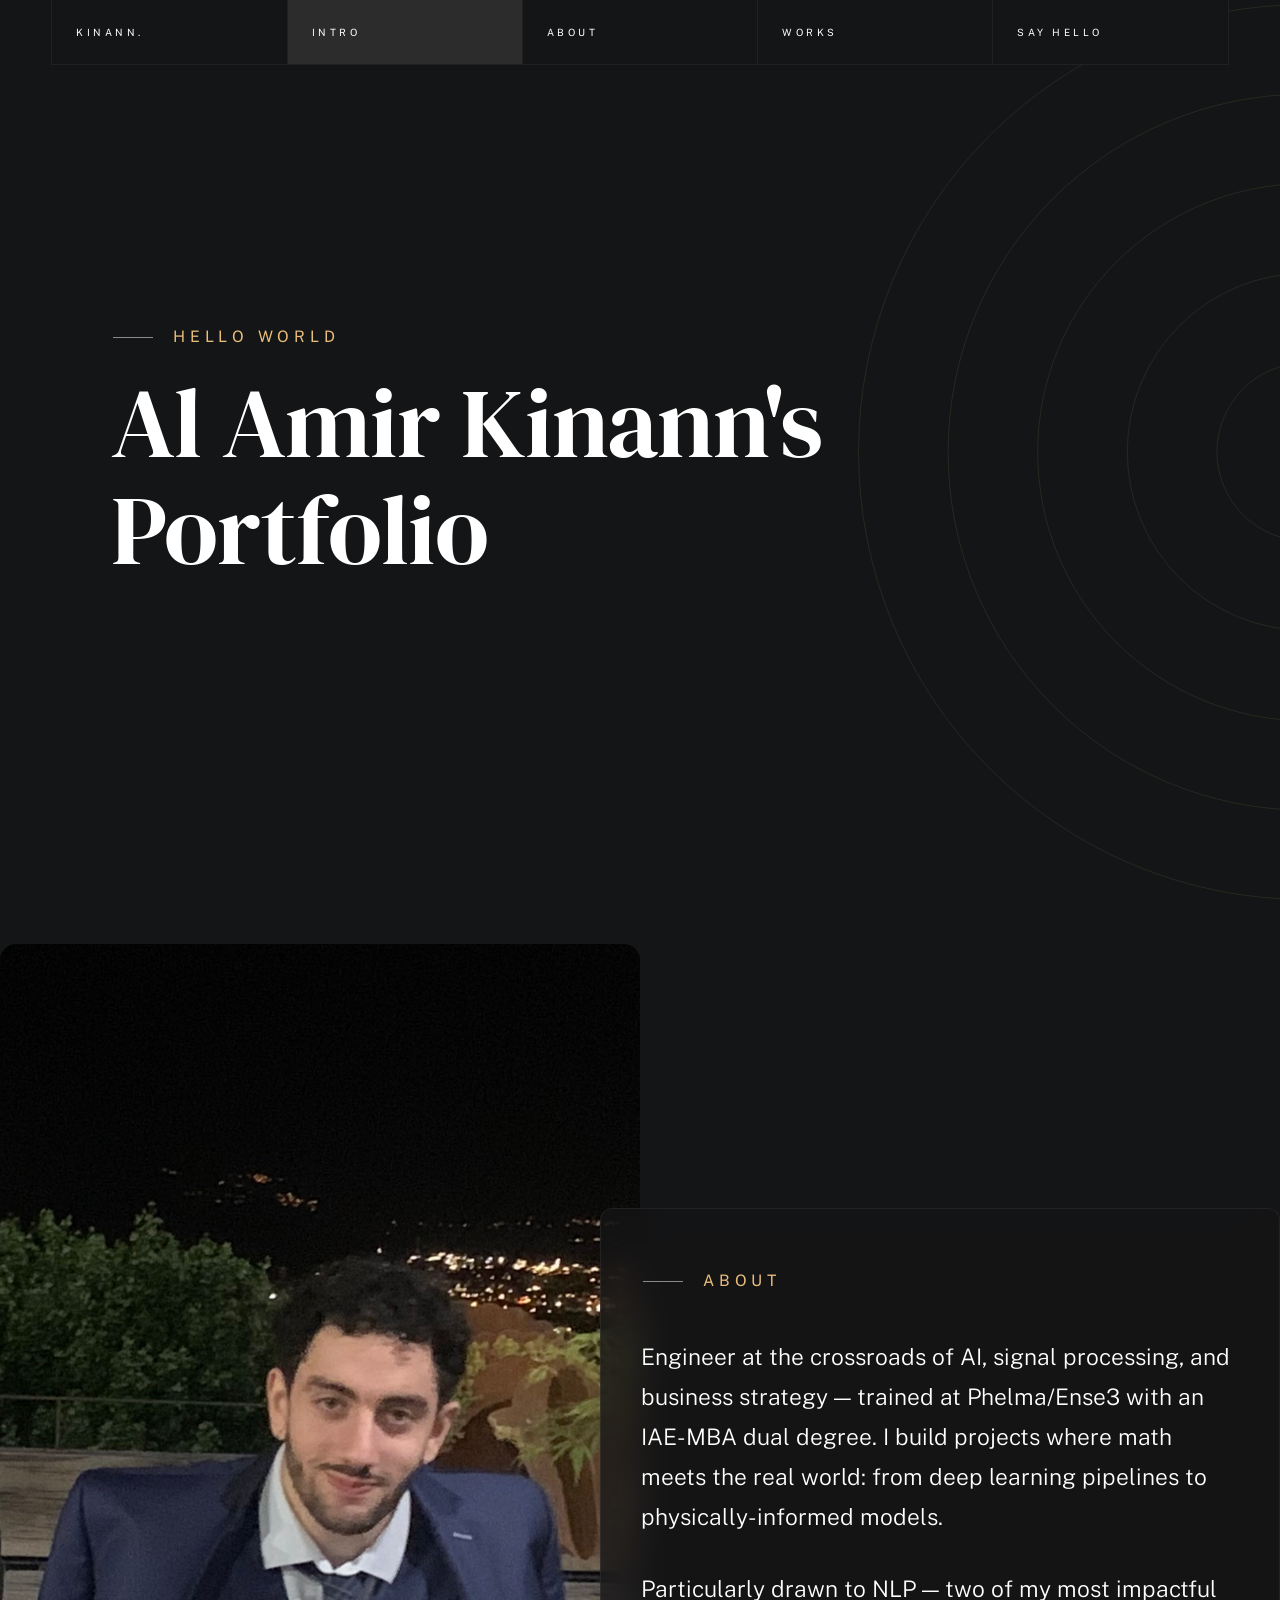
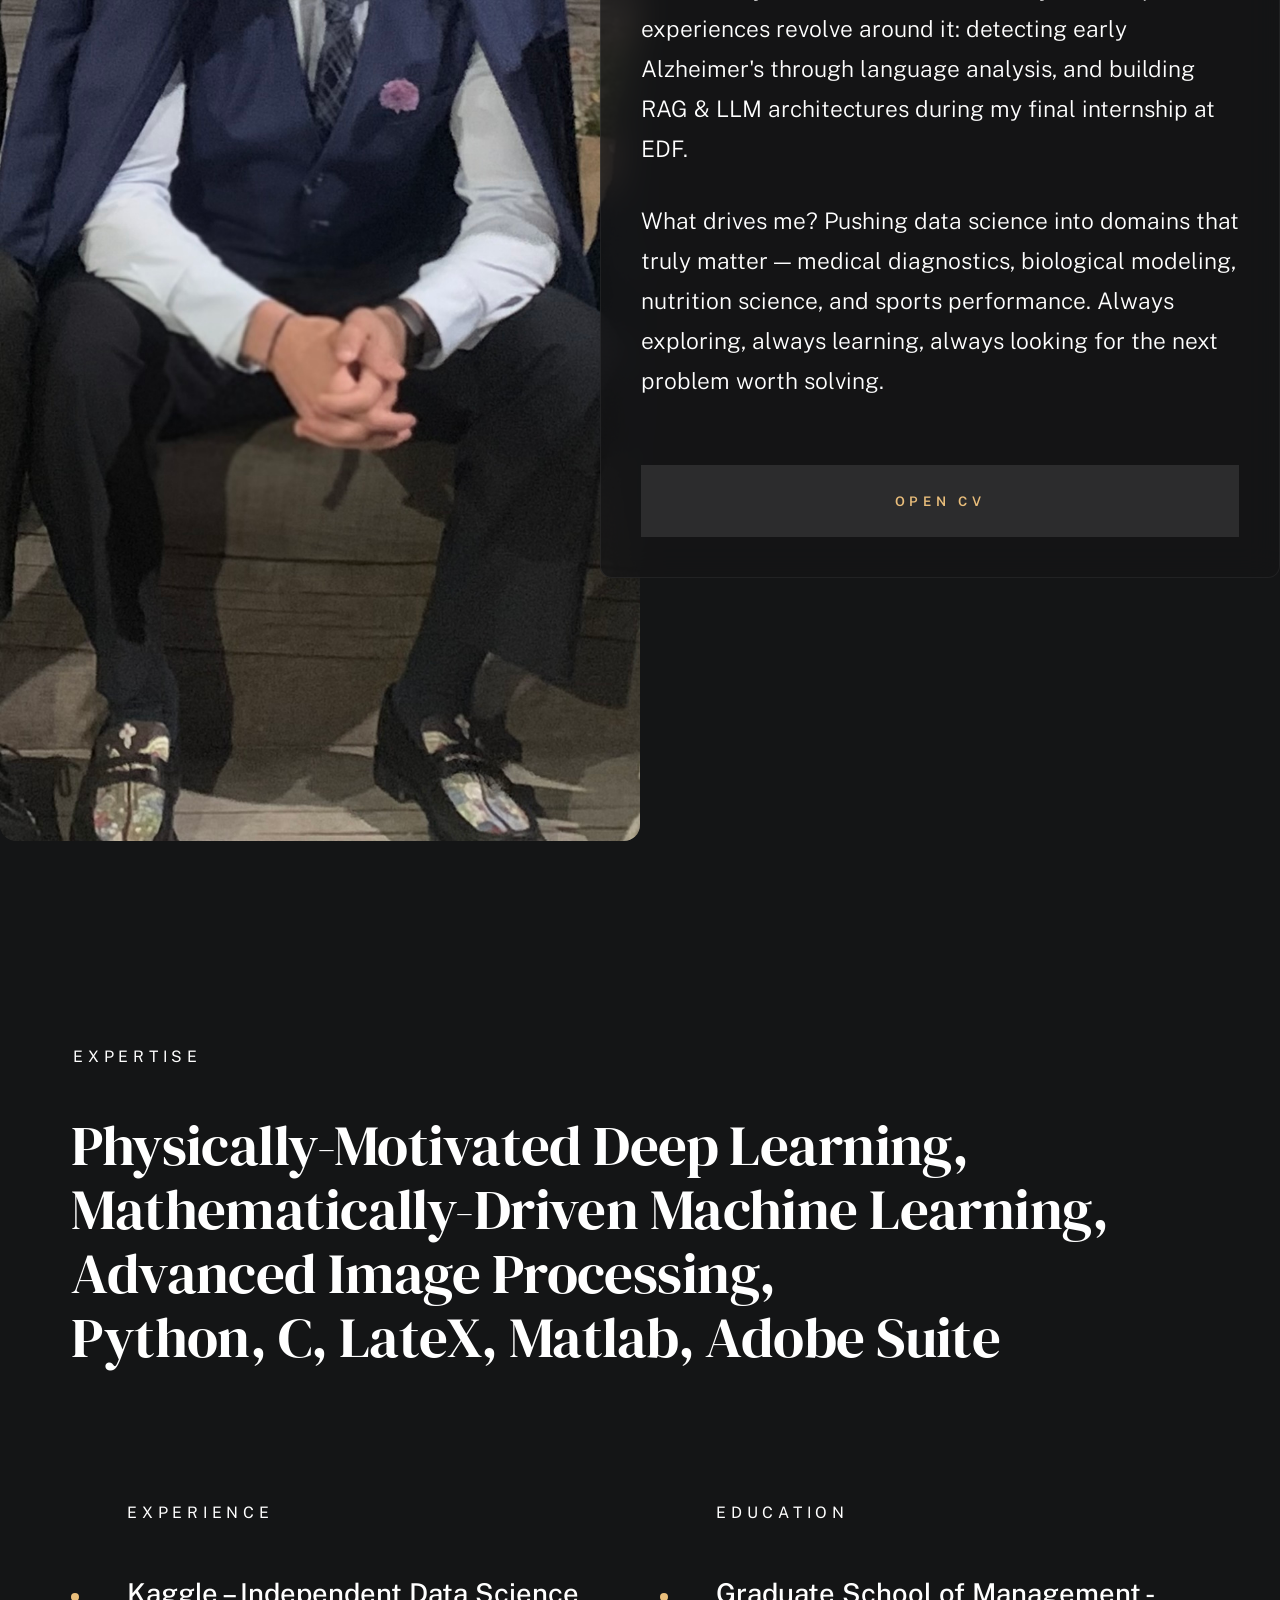
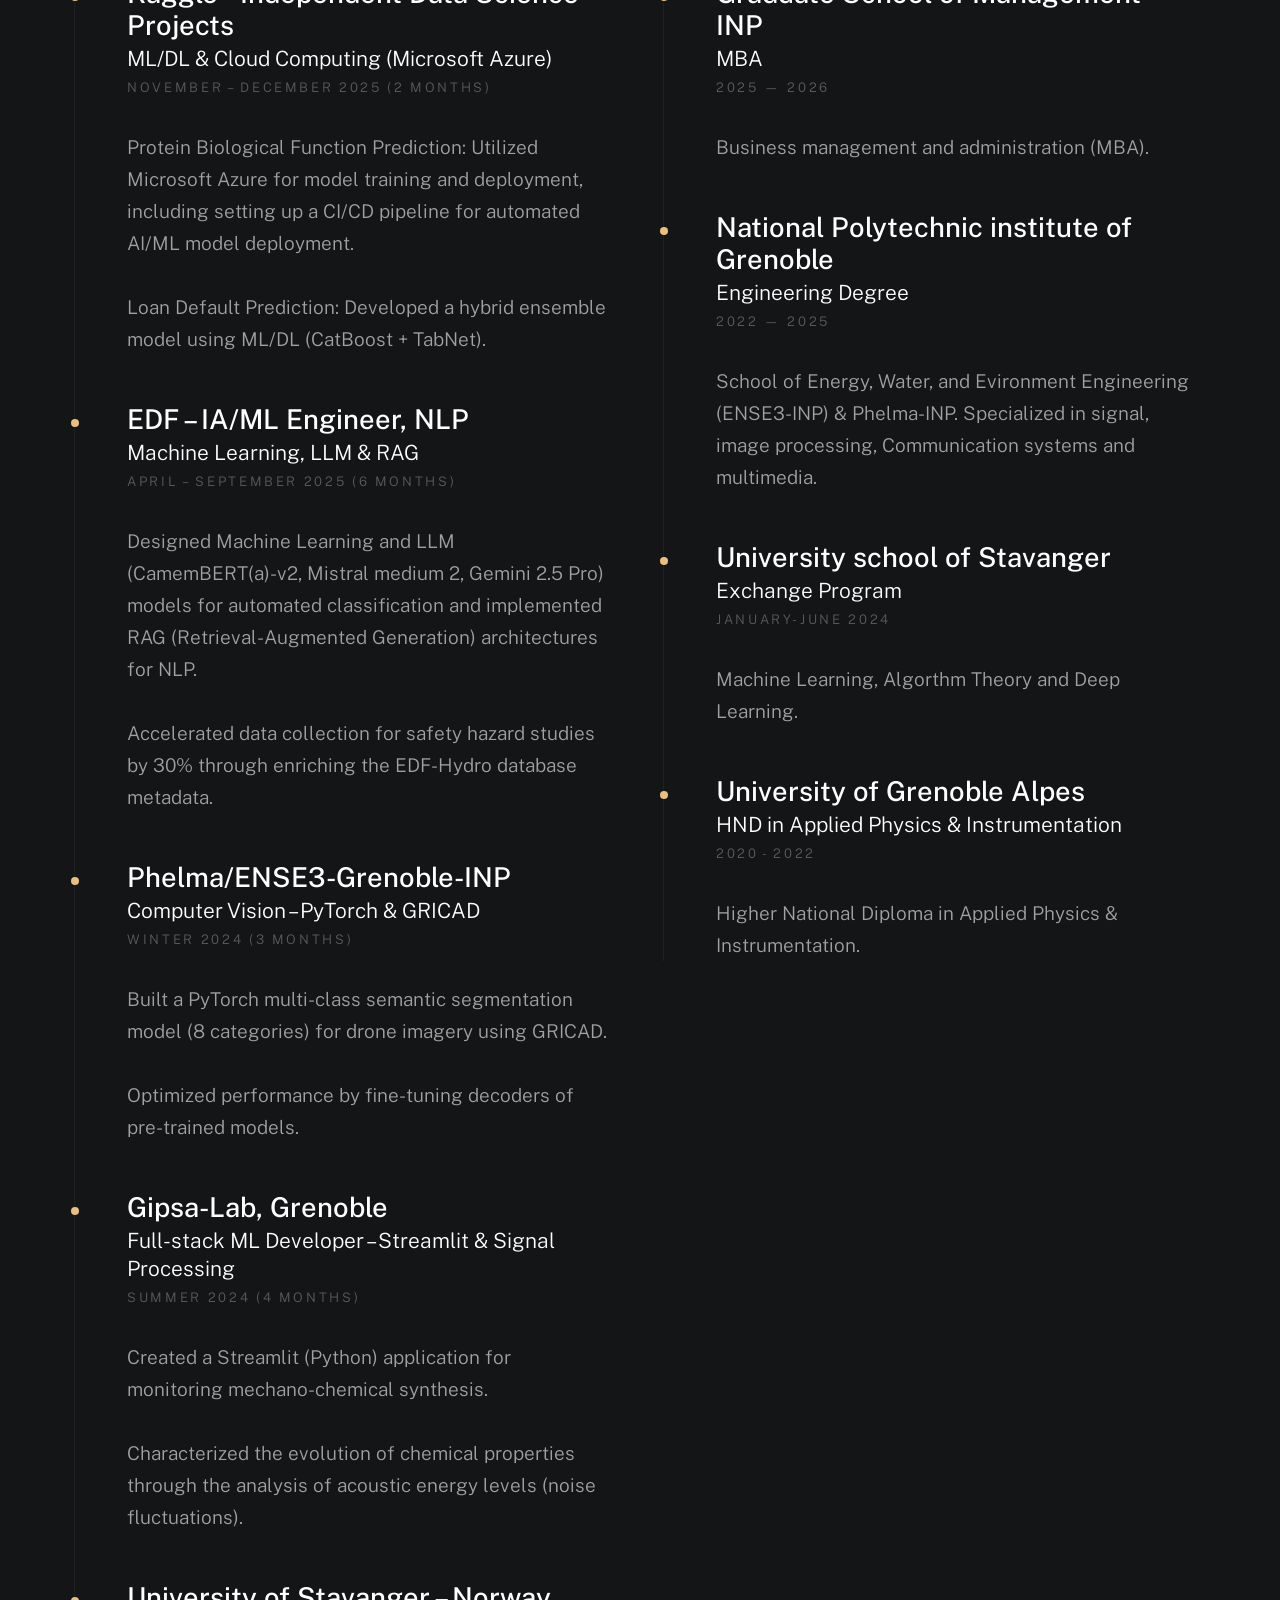
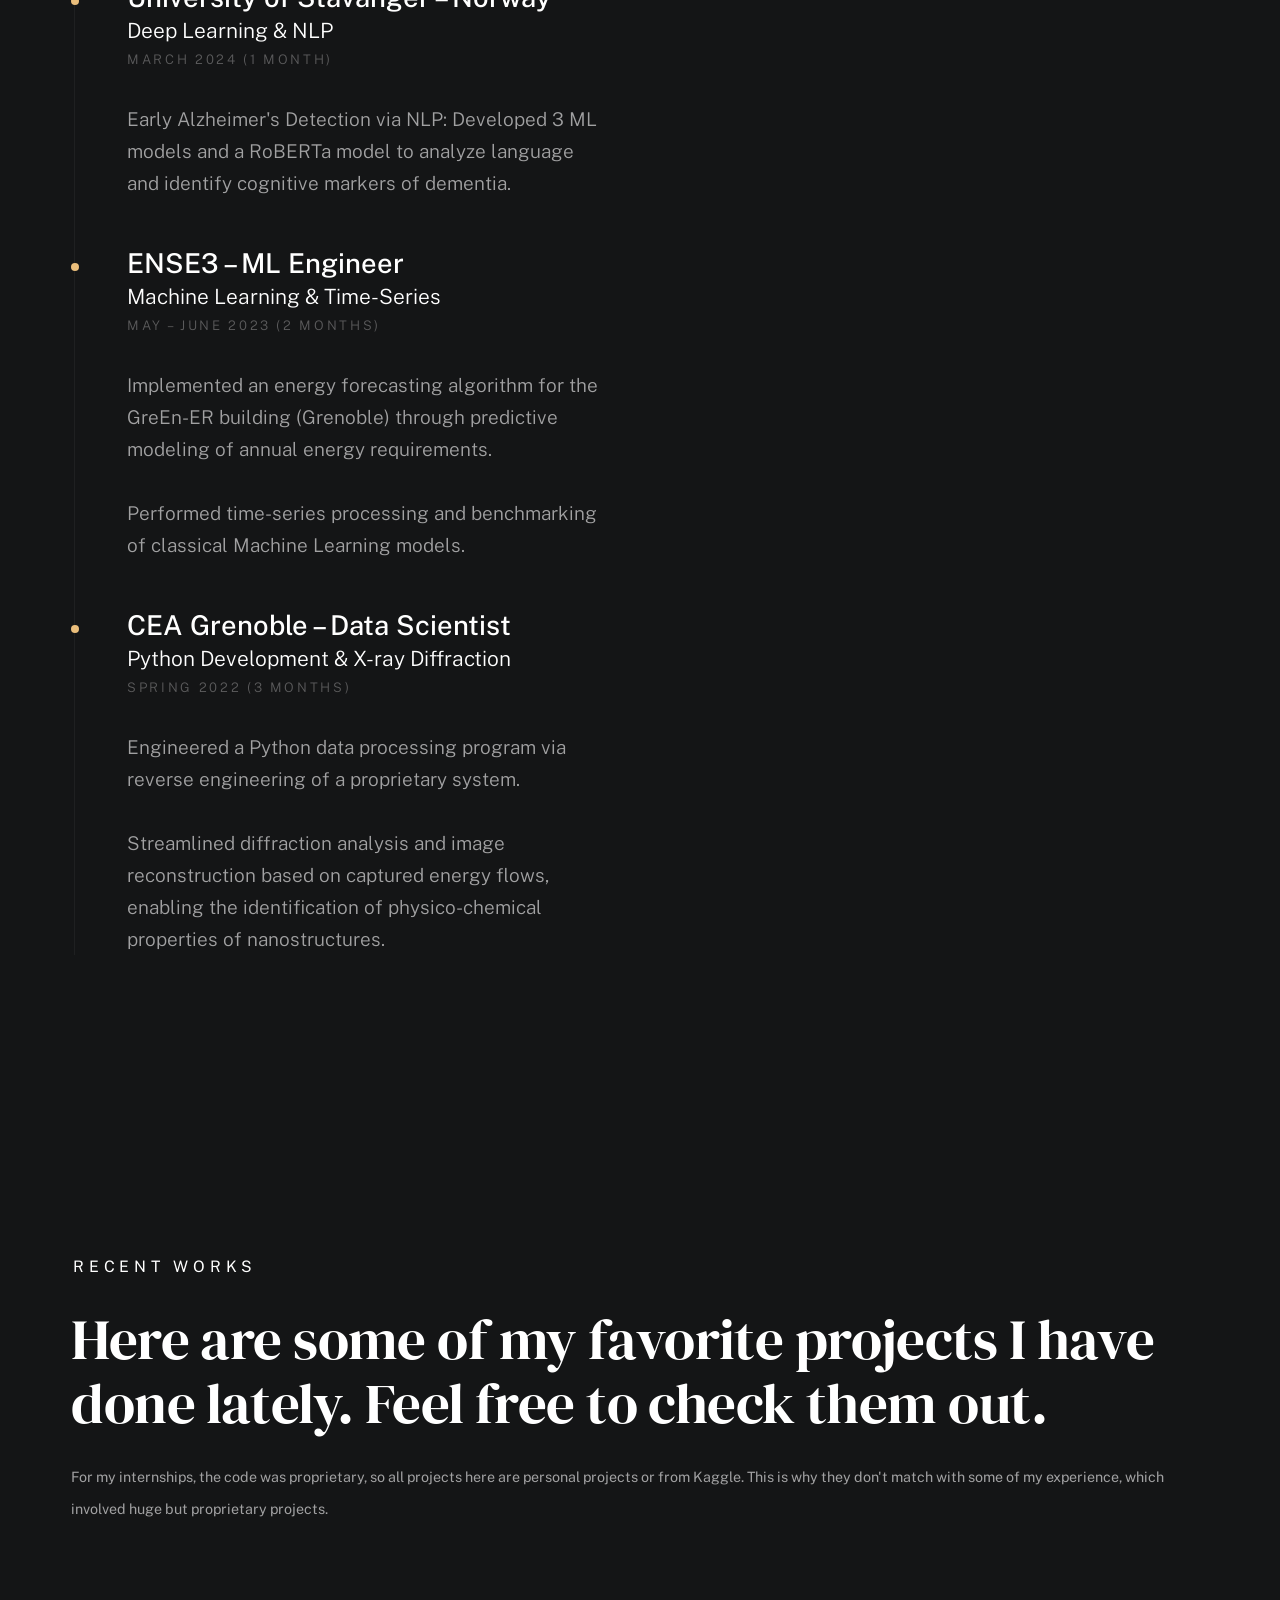
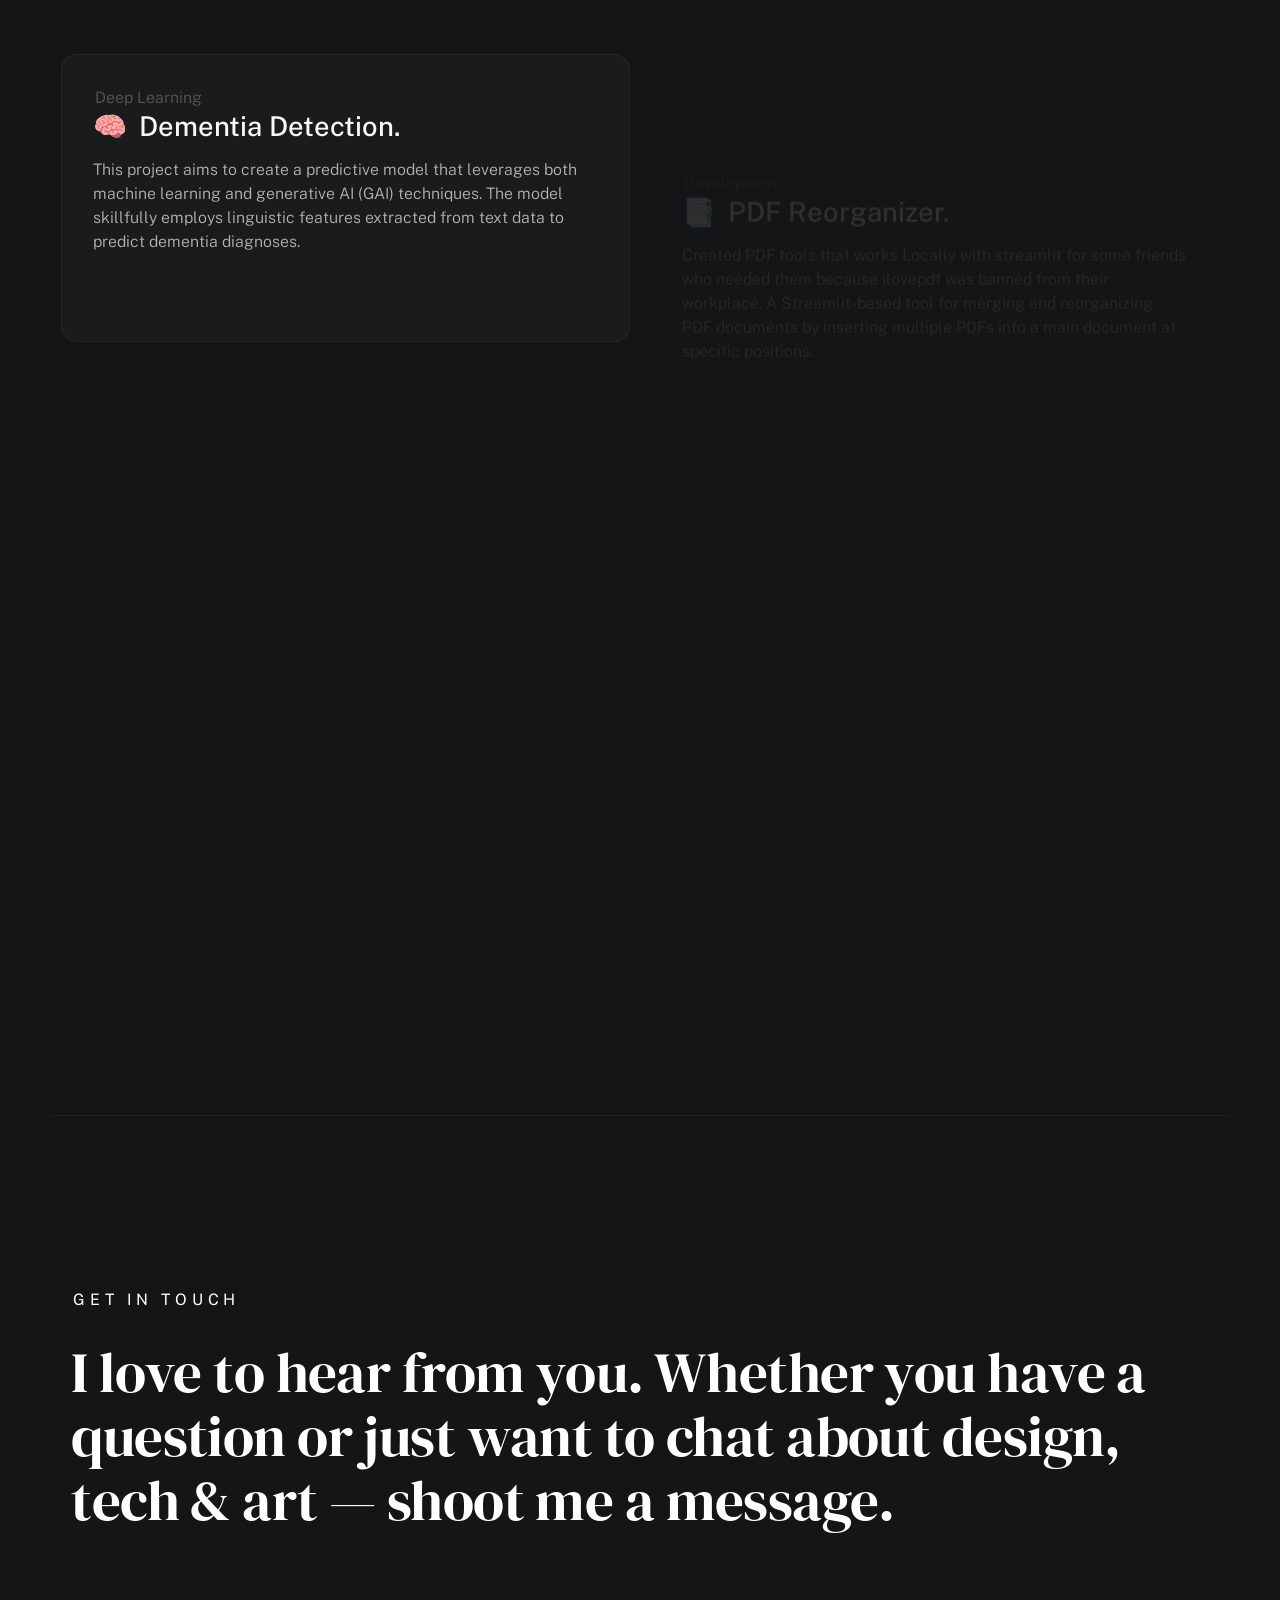
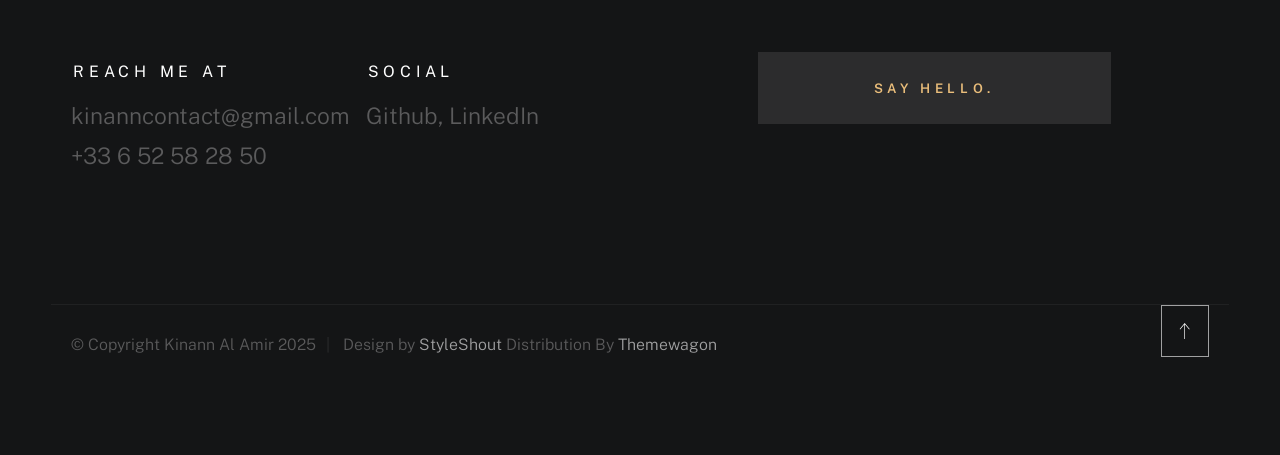
<file: index.html>
<!DOCTYPE html>
<html class="no-js ss-preload" lang="en">
<head>

    <!--- basic page needs
    ================================================== -->
    <meta charset="utf-8">
    <title>Kinann Al Amir</title>
    <meta name="description" content="">
    <meta name="author" content="">

    <!-- mobile specific metas
    ================================================== -->
    <meta name="viewport" content="width=device-width, initial-scale=1">

    <!-- CSS
    ================================================== -->
    <link rel="stylesheet" href="css/vendor.css">
    <link rel="stylesheet" href="css/styles.css">

    <!-- favicons
    ================================================== -->
    <link rel="apple-touch-icon" sizes="180x180" href="apple-touch-icon.png">

    <link rel="manifest" href="site.webmanifest">

</head>

<body id="top">


    <!-- # preloader
    ================================================== -->
    <div id="preloader">
        <div id="loader">
        </div>
    </div>


    <!-- # page wrap
    ================================================== -->
    <div class="s-pagewrap">

        <div class="circles">
            <span></span>
            <span></span>
            <span></span>
            <span></span>
            <span></span>
        </div>


        <!-- ## site header 
        ================================================== -->
        <header class="s-header">

            <div class="header-mobile">
                <span class="mobile-home-link"><a href="index.html">Kinann.</a></span>
                <a class="mobile-menu-toggle" href="#0"><span>Menu</span></a>
            </div>

            <div class="row wide main-nav-wrap">
                <nav class="column lg-12 main-nav">
                    <ul>
                        <li><a href="index.html" class="home-link">Kinann.</a></li>
                        <li class="current"><a href="#intro" class="smoothscroll">Intro</a></li>
                        <li><a href="#about" class="smoothscroll">About</a></li>
                        <li><a href="#works" class="smoothscroll">Works</a></li>
                        <li><a href="#contact" class="smoothscroll">Say Hello</a></li>
                    </ul>
                </nav>
            </div>

        </header> <!-- end s-header -->


        <!-- ## main content
        ==================================================- -->
        <main class="s-content">


            <!-- ### intro
            ================================================== -->
            <section id="intro" class="s-intro target-section">

                <div class="row intro-content wide">

                    <div class="column">
                        <div class="text-pretitle with-line">
                            Hello World
                        </div>

                        <h1 class="text-huge-title">
                            <!-- I am Kinann Al Amir, <br>
                            an engineer passionate <br>
                            about physically <br> 
                            informed data science <br>
                            and signal processing. -->
                            Al Amir Kinann's Portfolio
                        </h1>
                    </div>

                    <ul class="intro-social">
                        <li><a href="https://github.com/KinannAlamir">Github</a></li>
                        <li><a href="https://www.linkedin.com/in/kinann-al-amir-6aa903228/">LinkedIn</a></li>
                    <!--<li><a href="#0">Dribbble</a></li>
                        <li><a href="#0">Instagram</a></li>-->
                    </ul>

                </div> <!-- end intro content -->

                <a href="#about" class="intro-scrolldown smoothscroll">
                    <svg width="24" height="24" viewBox="0 0 24 24" xmlns="http://www.w3.org/2000/svg" fill-rule="evenodd" clip-rule="evenodd"><path d="M11 21.883l-6.235-7.527-.765.644 7.521 9 7.479-9-.764-.645-6.236 7.529v-21.884h-1v21.883z"/></svg>
                </a>

            </section> <!-- end s-intro -->


            <!-- ### about
            ================================================== -->
            <section id="about" class="s-about target-section">


                <div class="row about-info wide" data-animate-block>

                    <div class="column lg-6 md-12 about-info__pic-block">
                        <img src="images/profilepic.jpg" 
                             alt="" class="about-info__pic" data-animate-el>
                    </div>

                    <div class="column lg-6 md-12">
                        <div class="about-info__text" >

                            <h2 class="text-pretitle with-line" data-animate-el>
                                About
                            </h2>
                            <div class="attention-getter" data-animate-el>
                                <p>Engineer at the crossroads of AI, signal processing, and business strategy — trained at Phelma/Ense3 with an IAE-MBA dual degree.
                                I build projects where math meets the real world: from deep learning pipelines to physically-informed models.</p>

                                <p>Particularly drawn to NLP — two of my most impactful experiences revolve around it: detecting early Alzheimer's through language analysis, and building RAG & LLM architectures during my final internship at EDF.</p>

                                <p>What drives me? Pushing data science into domains that truly matter — medical diagnostics, biological modeling, nutrition science, and sports performance.
                                Always exploring, always learning, always looking for the next problem worth solving.</p>
                            </div>
                            <a href="CV_Al_Amir_Kinann.pdf" class="btn btn--medium u-fullwidth" data-animate-el target="_blank" rel="noopener noreferrer">Open CV</a>

                        </div>
                    </div>
                </div> <!-- about-info -->


                <div class="row about-expertise" data-animate-block>
                    <div class="column lg-12">

                        <h2 class="text-pretitle" data-animate-el>Expertise</h2>

                        <ul class="skills-list h1" data-animate-el>
                            <li>Physically-Motivated Deep Learning</li>
                            <li>Mathematically-Driven Machine Learning</li>
                            <li>Advanced Image Processing</li>
                            <li>Python, C, LateX</li>
                            <li>Matlab, Adobe Suite</li>
                        </ul>

                    </div>
                </div> <!-- end about-expertise -->


                <div class="row about-timelines" data-animate-block>

                    <div class="column lg-6 tab-12">

                        <h2 class="text-pretitle" data-animate-el>
                            Experience
                        </h2>

                        <div class="timeline" data-animate-el>

                            <div class="timeline__block">
                                <div class="timeline__bullet"></div>
                                <div class="timeline__header">
                                    <h4 class="timeline__title">Kaggle – Independent Data Science Projects</h4>
                                    <h5 class="timeline__meta">ML/DL & Cloud Computing (Microsoft Azure)</h5>
                                    <p class="timeline__timeframe">November – December 2025 (2 months)</p>
                                </div>
                                <div class="timeline__desc">
                                    <p>Protein Biological Function Prediction: Utilized Microsoft Azure for model training and deployment, including setting up a CI/CD pipeline for automated AI/ML model deployment.</p>
                                    <p>Loan Default Prediction: Developed a hybrid ensemble model using ML/DL (CatBoost + TabNet).</p>
                                </div>
                            </div>

                            <div class="timeline__block">
                                <div class="timeline__bullet"></div>
                                <div class="timeline__header">
                                    <h4 class="timeline__title">EDF – IA/ML Engineer, NLP</h4>
                                    <h5 class="timeline__meta">Machine Learning, LLM & RAG</h5>
                                    <p class="timeline__timeframe">April – September 2025 (6 months)</p>
                                </div>
                                <div class="timeline__desc">
                                    <p>Designed Machine Learning and LLM (CamemBERT(a)-v2, Mistral medium 2, Gemini 2.5 Pro) models for automated classification and implemented RAG (Retrieval-Augmented Generation) architectures for NLP.</p>
                                    <p>Accelerated data collection for safety hazard studies by 30% through enriching the EDF-Hydro database metadata.</p>
                                </div>
                            </div>

                            <div class="timeline__block">
                                <div class="timeline__bullet"></div>
                                <div class="timeline__header">
                                    <h4 class="timeline__title">Phelma/ENSE3-Grenoble-INP</h4>
                                    <h5 class="timeline__meta">Computer Vision – PyTorch & GRICAD</h5>
                                    <p class="timeline__timeframe">Winter 2024 (3 months)</p>
                                </div>
                                <div class="timeline__desc">
                                    <p>Built a PyTorch multi-class semantic segmentation model (8 categories) for drone imagery using GRICAD.</p>
                                    <p>Optimized performance by fine-tuning decoders of pre-trained models.</p>
                                </div>
                            </div>

                            <div class="timeline__block">
                                <div class="timeline__bullet"></div>
                                <div class="timeline__header">
                                    <h4 class="timeline__title">Gipsa-Lab, Grenoble</h4>
                                    <h5 class="timeline__meta">Full-stack ML Developer – Streamlit & Signal Processing</h5>
                                    <p class="timeline__timeframe">Summer 2024 (4 months)</p>
                                </div>
                                <div class="timeline__desc">
                                    <p>Created a Streamlit (Python) application for monitoring mechano-chemical synthesis.</p>
                                    <p>Characterized the evolution of chemical properties through the analysis of acoustic energy levels (noise fluctuations).</p>
                                </div>
                            </div>

                            <div class="timeline__block">
                                <div class="timeline__bullet"></div>
                                <div class="timeline__header">
                                    <h4 class="timeline__title">University of Stavanger – Norway</h4>
                                    <h5 class="timeline__meta">Deep Learning & NLP</h5>
                                    <p class="timeline__timeframe">March 2024 (1 month)</p>
                                </div>
                                <div class="timeline__desc">
                                    <p>Early Alzheimer's Detection via NLP: Developed 3 ML models and a RoBERTa model to analyze language and identify cognitive markers of dementia.</p>
                                </div>
                            </div>

                            <div class="timeline__block">
                                <div class="timeline__bullet"></div>
                                <div class="timeline__header">
                                    <h4 class="timeline__title">ENSE3 – ML Engineer</h4>
                                    <h5 class="timeline__meta">Machine Learning & Time-Series</h5>
                                    <p class="timeline__timeframe">May – June 2023 (2 months)</p>
                                </div>
                                <div class="timeline__desc">
                                    <p>Implemented an energy forecasting algorithm for the GreEn-ER building (Grenoble) through predictive modeling of annual energy requirements.</p>
                                    <p>Performed time-series processing and benchmarking of classical Machine Learning models.</p>
                                </div>
                            </div>

                            <div class="timeline__block">
                                <div class="timeline__bullet"></div>
                                <div class="timeline__header">
                                    <h4 class="timeline__title">CEA Grenoble – Data Scientist</h4>
                                    <h5 class="timeline__meta">Python Development & X-ray Diffraction</h5>
                                    <p class="timeline__timeframe">Spring 2022 (3 months)</p>
                                </div>
                                <div class="timeline__desc">
                                    <p>Engineered a Python data processing program via reverse engineering of a proprietary system.</p>
                                    <p>Streamlined diffraction analysis and image reconstruction based on captured energy flows, enabling the identification of physico-chemical properties of nanostructures.</p>
                                </div>
                            </div>
    
                        </div> <!-- end timeline -->

                    </div> <!-- end column -->

                    <div class="column lg-6 tab-12">

                        <h2 class="text-pretitle" data-animate-el>
                            Education
                        </h2>

                        <div class="timeline" data-animate-el>

                            <div class="timeline__block">
                                <div class="timeline__bullet"></div>
                                <div class="timeline__header">
                                    <h4 class="timeline__title">Graduate School of Management - INP</h4>
                                    <h5 class="timeline__meta">MBA</h5>
                                    <p class="timeline__timeframe">2025 — 2026</p>
                                </div>
                                <div class="timeline__desc">
                                    <p>Business management and administration (MBA).</p>
                                </div>
                            </div>
    
                            <div class="timeline__block">
                                <div class="timeline__bullet"></div>
                                <div class="timeline__header">
                                    <h4 class="timeline__title">National Polytechnic institute of Grenoble</h4>
                                    <h5 class="timeline__meta">Engineering Degree</h5>
                                    <p class="timeline__timeframe">2022 — 2025</p>
                                </div>
                                <div class="timeline__desc">
                                    <p>School of Energy, Water, and Evironment Engineering (ENSE3-INP) & Phelma-INP. Specialized in signal, image processing, Communication systems and multimedia.</p>
                                </div>
                            </div>

                            <div class="timeline__block">
                                <div class="timeline__bullet"></div>
                                <div class="timeline__header">
                                    <h4 class="timeline__title">University school of Stavanger</h4>
                                    <h5 class="timeline__meta">Exchange Program</h5>
                                    <p class="timeline__timeframe">January-June 2024</p>
                                </div>
                                <div class="timeline__desc">
                                    <p>Machine Learning, Algorthm Theory and Deep Learning.</p>
                                </div>
                            </div>

                            <div class="timeline__block">
                                <div class="timeline__bullet"></div>
                                <div class="timeline__header">
                                    <h4 class="timeline__title">University of Grenoble Alpes</h4>
                                    <h5 class="timeline__meta">HND in Applied Physics & Instrumentation</h5>
                                    <p class="timeline__timeframe">2020 - 2022</p>
                                </div>
                                <div class="timeline__desc">
                                    <p>Higher National Diploma in Applied Physics & Instrumentation.</p>
                                </div>
                            </div>
    
                        </div> <!-- end timeline -->
                        
                    </div> <!-- end column -->


                </div> <!-- end about-timelines -->

            </section> <!-- end s-about -->


            <!-- ### works
            ================================================== -->
            <section id="works" class="s-works target-section">


                <div class="row works-portfolio">

                    <div class="column lg-12" data-animate-block>

                        <h2 class="text-pretitle" data-animate-el>
                            Recent Works
                        </h2>
                        <p class="h1" data-animate-el>
                            Here are some of my favorite projects I have done lately. Feel free to check them out.
                        </p>
                        <p data-animate-el>
                            <small>
                                For my internships, the code was proprietary, so all projects here are personal projects or from Kaggle. This is why they don't match with some of my experience, which involved huge but proprietary projects.
                            </small>
                        </p>
    
                        <ul class="folio-list row block-lg-one-half block-stack-on-1000">

                            <li class="folio-list__item column" data-animate-el>
                                <a class="folio-list__item-link" href="https://github.com/KinannAlamir/DetectingDementia_2025">
                                    <div class="folio-list__item-text">
                                        <div class="folio-list__item-cat">
                                            Deep Learning
                                        </div>
                                        <div class="folio-list__item-title">
                                            <span class="folio-item-emote-inline">🧠</span> Dementia Detection.
                                        </div>
                                        <p class="folio-list__item-desc">
                                            This project aims to create a predictive model that leverages both machine learning and generative AI (GAI) techniques. The model skillfully employs linguistic features extracted from text data to predict dementia diagnoses.
                                        </p>
                                    </div>
                                </a>
                            </li> <!--end folio-list__item -->

                            <li class="folio-list__item column" data-animate-el>
                                <a class="folio-list__item-link" href="https://github.com/KinannAlamir/PDF_tools">
                                    <div class="folio-list__item-text">
                                        <div class="folio-list__item-cat">
                                            Development
                                        </div>
                                        <div class="folio-list__item-title">
                                            <span class="folio-item-emote-inline">📑</span> PDF Reorganizer.
                                        </div>
                                        <p class="folio-list__item-desc">
                                            Created PDF tools that works Locally with streamlit for some friends who needed them because ilovepdf was banned from their workplace. A Streamlit-based tool for merging and reorganizing PDF documents by inserting multiple PDFs into a main document at specific positions.
                                        </p>
                                    </div>
                                </a>
                            </li> <!--end folio-list__item -->

                            <li class="folio-list__item column" data-animate-el>
                                <a class="folio-list__item-link" href="https://github.com/KinannAlamir/Kaggle/tree/main/Predicting%20Loan%20Payback">
                                    <div class="folio-list__item-text">
                                        <div class="folio-list__item-cat">
                                            Machine Learning
                                        </div>
                                        <div class="folio-list__item-title">
                                            <span class="folio-item-emote-inline">🏦</span> Loan payback probability.
                                        </div>
                                        <p class="folio-list__item-desc">
                                            Kaggle playground, predict the probability that a borrower will pay back their loan using CatBoost + TabNet combination.
                                        </p>
                                    </div>
                                </a>
                            </li> <!--end folio-list__item -->

                            <li class="folio-list__item column" data-animate-el>
                                <a class="folio-list__item-link" href="https://github.com/KinannAlamir/expenditure_tracking">
                                    <div class="folio-list__item-text">
                                        <div class="folio-list__item-cat">
                                            Development & NLP
                                        </div>
                                        <div class="folio-list__item-title">
                                            <span class="folio-item-emote-inline">🧾</span> Expenditure Tracking.
                                        </div>
                                        <p class="folio-list__item-desc">
                                            A Python tool to categorize bank transactions using rule-based matching, the French Companies API (Recherche d'entreprises), and an LLM for understanding French transaction labels.
                                        </p>
                                    </div>
                                </a>
                            </li> <!--end folio-list__item -->

                            <li class="folio-list__item column" data-animate-el>
                                <a class="folio-list__item-link" href="https://github.com/KinannAlamir/Kaggle/tree/main/Predict%20the%20biological%20function%20of%20a%20protein">
                                    <div class="folio-list__item-text">
                                        <div class="folio-list__item-cat">
                                            Deep Learning & Bioinformatics
                                        </div>
                                        <div class="folio-list__item-title">
                                            <span class="folio-item-emote-inline">🧬</span> CAFA 6 Protein Function Prediction.
                                        </div>
                                        <p class="folio-list__item-desc">
                                            Deep learning solution for the CAFA 6 protein function prediction competition using ESM-2 transformers. Predicts Gene Ontology (GO) terms for protein sequences, addressing one of the fundamental challenges in computational biology.
                                        </p>
                                    </div>
                                </a>
                            </li> <!--end folio-list__item -->

                            <li class="folio-list__item column" data-animate-el>
                                <a class="folio-list__item-link" href="https://github.com/KinannAlamir">
                                    <div class="folio-list__item-text">
                                        <div class="folio-list__item-cat">
                                            Development
                                        </div>
                                        <div class="folio-list__item-title">
                                            <span class="folio-item-emote-inline">🐍</span> Python Assembler.
                                        </div>
                                        <p class="folio-list__item-desc">
                                            With a team of 4, we developed a custom Python assembler, focusing on lexical and syntactical analysis of regular expressions and Python instructions. The code was pushed to the school's own GitLab instance, so I no longer have access to the repository.
                                        </p>
                                    </div>
                                </a>
                            </li> <!--end folio-list__item -->

                        </ul> <!-- end folio-list -->

                    </div> <!-- end column -->


                </div> <!-- end works-portfolio -->

            </section> <!-- end s-works -->


            <!-- ### contact
            ================================================== -->
            <section id="contact" class="s-contact target-section">

                <div class="row contact-top">
                    <div class="column lg-12">
                        <h2 class="text-pretitle">
                            Get In Touch
                        </h2>

                        <p class="h1">
                            I love to hear from you.
                            Whether you have a question or just 
                            want to chat about design, tech & art — shoot me a message.
                        </p>
                    </div>
                </div> <!-- end contact-top -->

                <div class="row contact-bottom">
                    <div class="column lg-3 md-5 tab-6 stack-on-550 contact-block">
                        <h3 class="text-pretitle">Reach me at</h3>
                        <p class="contact-links">
                            <a href="mailto:kinanncontact@gmail.com" class="mailtoui">kinanncontact@gmail.com</a> <br>
                            <a href="tel:+33652582850">+33 6 52 58 28 50</a>
                        </p>
                    </div>
                    <div class="column lg-4 md-5 tab-6 stack-on-550 contact-block">
                        <h3 class="text-pretitle">Social</h3>
                        <ul class="contact-social">
                            <li><a href="https://github.com/KinannAlamir">Github</a></li>
                            <li><a href="https://www.linkedin.com/in/kinann-al-amir-6aa903228/">LinkedIn</a></li>
                        </ul>
                    </div>
                    <div class="column lg-4 md-12 contact-block">
                        <a href="mailto:kinanncontact@gmail.com" class="mailtoui btn btn--medium u-fullwidth contact-btn">Say Hello.</a>
                    </div>
                </div> <!-- end contact-bottom -->

            </section> <!-- end contact -->

        </main> <!-- end s-content -->


        <!-- ## footer
        ================================================== -->
        <footer class="s-footer">

            <div class="row">
                <div class="column ss-copyright">
                    <span>© Copyright Kinann Al Amir 2025</span> 
                    <span>Design by <a href="https://www.styleshout.com/">StyleShout</a> Distribution By <a href="https://themewagon.com">Themewagon</a></span>
                </div>

                <div class="ss-go-top">
                    <a class="smoothscroll" title="Back to Top" href="#top">
                        <svg xmlns="http://www.w3.org/2000/svg" viewBox="0 0 24 24" fill-rule="evenodd" clip-rule="evenodd"><path d="M11 2.206l-6.235 7.528-.765-.645 7.521-9 7.479 9-.764.646-6.236-7.53v21.884h-1v-21.883z"/></svg>
                    </a>
                </div>
            </div>

        </footer> <!-- end s-footer -->

    </div> <!-- end -s-pagewrap -->


    <!-- Java Script
    ================================================== -->
    <script src="js/plugins.js"></script>
    <script src="js/main.js"></script>

</body>
</html>
</file>
<file: css/vendor.css>
/* ===================================================================
 * Theme Third-party Stylesheets
 * Template Ver. 1.0.0
 * 02-16-2021
 * -------------------------------------------------------------------
 *
 * TOC:
 * 
 * # PrismJS 1.20.0
 * # Swiper 6.4.5
 * # Basiclightbox
 * 
 * ------------------------------------------------------------------- */



/* ===================================================================
 * # PrismJS 1.20.0
 *   https://prismjs.com/download.html#themes=prism-tomorrow&languages=markup+css+clike+javascript+markup-templating+php
 *   
 *   prism.js tomorrow night eighties for JavaScript, CoffeeScript, CSS and HTML
 *   Based on https://github.com/chriskempson/tomorrow-theme
 *   @author Rose Pritchard
 * ------------------------------------------------------------------- */

code[class*="language-"],
pre[class*="language-"] {
    color           : #ccc;
    background      : none;
    font-family     : var(--font-mono);
    font-size       : calc(var(--text-size) * 0.9444);
    text-align      : left;
    white-space     : pre;
    word-spacing    : normal;
    word-break      : normal;
    word-wrap       : normal;
    line-height     : var(--vspace-1);
    -moz-tab-size   : 4;
    -o-tab-size     : 4;
    tab-size        : 4;
    -webkit-hyphens : none;
    -moz-hyphens    : none;
    -ms-hyphens     : none;
    hyphens         : none;
}

/* Code blocks */

pre[class*="language-"] {
    padding  : var(--vspace-0_5) 0 var(--vspace-1);
    margin   : 0;
    overflow : auto;
}

:not(pre)>code[class*="language-"],
pre[class*="language-"] {
    background : #2d2d2d;
}

/* Inline code */

:not(pre)>code[class*="language-"] {
    padding     : .1em;
    white-space : normal;
}

.token.comment,
.token.block-comment,
.token.prolog,
.token.doctype,
.token.cdata {
    color : #999;
}

.token.punctuation {
    color : #ccc;
}

.token.tag,
.token.attr-name,
.token.namespace,
.token.deleted {
    color : #e2777a;
}

.token.function-name {
    color : #6196cc;
}

.token.boolean,
.token.number,
.token.function {
    color : #f08d49;
}

.token.property,
.token.class-name,
.token.constant,
.token.symbol {
    color : #f8c555;
}

.token.selector,
.token.important,
.token.atrule,
.token.keyword,
.token.builtin {
    color : #cc99cd;
}

.token.string,
.token.char,
.token.attr-value,
.token.regex,
.token.variable {
    color : #7ec699;
}

.token.operator,
.token.entity,
.token.url {
    color : #67cdcc;
}

.token.important,
.token.bold {
    font-weight : bold;
}

.token.italic {
    font-style : italic;
}

.token.entity {
    cursor : help;
}

.token.inserted {
    color : green;
}



/* ===================================================================
 * # Swiper 6.4.5
 *   Most modern mobile touch slider and framework with hardware accelerated transitions
 *   https://swiperjs.com
 *
 *   Copyright 2014-2020 Vladimir Kharlampidi
 *
 *   Released under the MIT License
 *
 *   Released on: December 18, 2020
 * ------------------------------------------------------------------- */

@font-face {
    font-family : "swiper-icons";
    src         : url("data:application/font-woff;charset=utf-8;base64, [base64]//wADZ2x5ZgAAAywAAADMAAAD2MHtryVoZWFkAAABbAAAADAAAAA2E2+eoWhoZWEAAAGcAAAAHwAAACQC9gDzaG10eAAAAigAAAAZAAAArgJkABFsb2NhAAAC0AAAAFoAAABaFQAUGG1heHAAAAG8AAAAHwAAACAAcABAbmFtZQAAA/gAAAE5AAACXvFdBwlwb3N0AAAFNAAAAGIAAACE5s74hXjaY2BkYGAAYpf5Hu/j+W2+MnAzMYDAzaX6QjD6/4//Bxj5GA8AuRwMYGkAPywL13jaY2BkYGA88P8Agx4j+/8fQDYfA1AEBWgDAIB2BOoAeNpjYGRgYNBh4GdgYgABEMnIABJzYNADCQAACWgAsQB42mNgYfzCOIGBlYGB0YcxjYGBwR1Kf2WQZGhhYGBiYGVmgAFGBiQQkOaawtDAoMBQxXjg/wEGPcYDDA4wNUA2CCgwsAAAO4EL6gAAeNpj2M0gyAACqxgGNWBkZ2D4/wMA+xkDdgAAAHjaY2BgYGaAYBkGRgYQiAHyGMF8FgYHIM3DwMHABGQrMOgyWDLEM1T9/w8UBfEMgLzE////P/5//f/V/xv+r4eaAAeMbAxwIUYmIMHEgKYAYjUcsDAwsLKxc3BycfPw8jEQA/[base64]/uznmfPFBNODM2K7MTQ45YEAZqGP81AmGGcF3iPqOop0r1SPTaTbVkfUe4HXj97wYE+yNwWYxwWu4v1ugWHgo3S1XdZEVqWM7ET0cfnLGxWfkgR42o2PvWrDMBSFj/IHLaF0zKjRgdiVMwScNRAoWUoH78Y2icB/yIY09An6AH2Bdu/UB+yxopYshQiEvnvu0dURgDt8QeC8PDw7Fpji3fEA4z/PEJ6YOB5hKh4dj3EvXhxPqH/SKUY3rJ7srZ4FZnh1PMAtPhwP6fl2PMJMPDgeQ4rY8YT6Gzao0eAEA409DuggmTnFnOcSCiEiLMgxCiTI6Cq5DZUd3Qmp10vO0LaLTd2cjN4fOumlc7lUYbSQcZFkutRG7g6JKZKy0RmdLY680CDnEJ+UMkpFFe1RN7nxdVpXrC4aTtnaurOnYercZg2YVmLN/d/gczfEimrE/fs/bOuq29Zmn8tloORaXgZgGa78yO9/cnXm2BpaGvq25Dv9S4E9+5SIc9PqupJKhYFSSl47+Qcr1mYNAAAAeNptw0cKwkAAAMDZJA8Q7OUJvkLsPfZ6zFVERPy8qHh2YER+3i/BP83vIBLLySsoKimrqKqpa2hp6+jq6RsYGhmbmJqZSy0sraxtbO3sHRydnEMU4uR6yx7JJXveP7WrDycAAAAAAAH//wACeNpjYGRgYOABYhkgZgJCZgZNBkYGLQZtIJsFLMYAAAw3ALgAeNolizEKgDAQBCchRbC2sFER0YD6qVQiBCv/H9ezGI6Z5XBAw8CBK/m5iQQVauVbXLnOrMZv2oLdKFa8Pjuru2hJzGabmOSLzNMzvutpB3N42mNgZGBg4GKQYzBhYMxJLMlj4GBgAYow/P/PAJJhLM6sSoWKfWCAAwDAjgbRAAB42mNgYGBkAIIbCZo5IPrmUn0hGA0AO8EFTQAA") format("woff");
    font-weight : 400;
    font-style  : normal;
}

:root {
    --swiper-theme-color : #007aff;
}

.swiper-container {
    margin-left  : auto;
    margin-right : auto;
    position     : relative;
    overflow     : hidden;
    list-style   : none;
    padding      : 0;
    /* Fix of Webkit flickering */
    z-index      : 1;
}

.swiper-container-vertical>.swiper-wrapper {
    flex-direction : column;
}

.swiper-wrapper {
    position            : relative;
    width               : 100%;
    height              : 100%;
    z-index             : 1;
    display             : flex;
    transition-property : transform;
    box-sizing          : content-box;
}

.swiper-container-android .swiper-slide,
.swiper-wrapper {
    transform : translate3d(0px, 0, 0);
}

.swiper-container-multirow>.swiper-wrapper {
    flex-wrap : wrap;
}

.swiper-container-multirow-column>.swiper-wrapper {
    flex-wrap      : wrap;
    flex-direction : column;
}

.swiper-container-free-mode>.swiper-wrapper {
    transition-timing-function : ease-out;
    margin                     : 0 auto;
}

.swiper-slide {
    flex-shrink         : 0;
    width               : 100%;
    height              : 100%;
    position            : relative;
    transition-property : transform;
}

.swiper-slide-invisible-blank {
    visibility : hidden;
}

/* Auto Height */

.swiper-container-autoheight,
.swiper-container-autoheight .swiper-slide {
    height : auto;
}

.swiper-container-autoheight .swiper-wrapper {
    align-items         : flex-start;
    transition-property : transform, height;
}

/* 3D Effects */

.swiper-container-3d {
    perspective : 1200px;
}

.swiper-container-3d .swiper-wrapper,
.swiper-container-3d .swiper-slide,
.swiper-container-3d .swiper-slide-shadow-left,
.swiper-container-3d .swiper-slide-shadow-right,
.swiper-container-3d .swiper-slide-shadow-top,
.swiper-container-3d .swiper-slide-shadow-bottom,
.swiper-container-3d .swiper-cube-shadow {
    transform-style : preserve-3d;
}

.swiper-container-3d .swiper-slide-shadow-left,
.swiper-container-3d .swiper-slide-shadow-right,
.swiper-container-3d .swiper-slide-shadow-top,
.swiper-container-3d .swiper-slide-shadow-bottom {
    position       : absolute;
    left           : 0;
    top            : 0;
    width          : 100%;
    height         : 100%;
    pointer-events : none;
    z-index        : 10;
}

.swiper-container-3d .swiper-slide-shadow-left {
    background-image : linear-gradient(to left, rgba(0, 0, 0, 0.5), rgba(0, 0, 0, 0));
}

.swiper-container-3d .swiper-slide-shadow-right {
    background-image : linear-gradient(to right, rgba(0, 0, 0, 0.5), rgba(0, 0, 0, 0));
}

.swiper-container-3d .swiper-slide-shadow-top {
    background-image : linear-gradient(to top, rgba(0, 0, 0, 0.5), rgba(0, 0, 0, 0));
}

.swiper-container-3d .swiper-slide-shadow-bottom {
    background-image : linear-gradient(to bottom, rgba(0, 0, 0, 0.5), rgba(0, 0, 0, 0));
}

/* CSS Mode */

.swiper-container-css-mode>.swiper-wrapper {
    overflow           : auto;
    scrollbar-width    : none;
    /* For Firefox */
    -ms-overflow-style : none;
    /* For Internet Explorer and Edge */
}

.swiper-container-css-mode>.swiper-wrapper::-webkit-scrollbar {
    display : none;
}

.swiper-container-css-mode>.swiper-wrapper>.swiper-slide {
    scroll-snap-align : start start;
}

.swiper-container-horizontal.swiper-container-css-mode>.swiper-wrapper {
    scroll-snap-type : x mandatory;
}

.swiper-container-vertical.swiper-container-css-mode>.swiper-wrapper {
    scroll-snap-type : y mandatory;
}

:root {
    --swiper-navigation-size   : 44px;
    /*
    --swiper-navigation-color  : var(--swiper-theme-color);
    */
}

.swiper-button-prev,
.swiper-button-next {
    position        : absolute;
    top             : 50%;
    width           : calc(var(--swiper-navigation-size) / 44 * 27);
    height          : var(--swiper-navigation-size);
    margin-top      : calc(-1 * var(--swiper-navigation-size) / 2);
    z-index         : 10;
    cursor          : pointer;
    display         : flex;
    align-items     : center;
    justify-content : center;
    color           : var(--swiper-navigation-color, var(--swiper-theme-color));
}

.swiper-button-prev.swiper-button-disabled,
.swiper-button-next.swiper-button-disabled {
    opacity        : 0.35;
    cursor         : auto;
    pointer-events : none;
}

.swiper-button-prev:after,
.swiper-button-next:after {
    font-family    : swiper-icons;
    font-size      : var(--swiper-navigation-size);
    text-transform : none !important;
    letter-spacing : 0;
    text-transform : none;
    font-variant   : initial;
    line-height    : 1;
}

.swiper-button-prev,
.swiper-container-rtl .swiper-button-next {
    left  : 10px;
    right : auto;
}

.swiper-button-prev:after,
.swiper-container-rtl .swiper-button-next:after {
    content : "prev";
}

.swiper-button-next,
.swiper-container-rtl .swiper-button-prev {
    right : 10px;
    left  : auto;
}

.swiper-button-next:after,
.swiper-container-rtl .swiper-button-prev:after {
    content : "next";
}

.swiper-button-prev.swiper-button-white,
.swiper-button-next.swiper-button-white {
    --swiper-navigation-color : #ffffff;
}

.swiper-button-prev.swiper-button-black,
.swiper-button-next.swiper-button-black {
    --swiper-navigation-color : #000000;
}

.swiper-button-lock {
    display : none;
}

:root {
    /*
    --swiper-pagination-color: var(--swiper-theme-color);
    */
}

.swiper-pagination {
    position   : absolute;
    text-align : center;
    transition : 300ms opacity;
    transform  : translate3d(0, 0, 0);
    z-index    : 10;
}

.swiper-pagination.swiper-pagination-hidden {
    opacity : 0;
}

/* Common Styles */

.swiper-pagination-fraction,
.swiper-pagination-custom,
.swiper-container-horizontal>.swiper-pagination-bullets {
    bottom : 10px;
    left   : 0;
    width  : 100%;
}

/* Bullets */

.swiper-pagination-bullets-dynamic {
    overflow  : hidden;
    font-size : 0;
}

.swiper-pagination-bullets-dynamic .swiper-pagination-bullet {
    transform : scale(0.33);
    position  : relative;
}

.swiper-pagination-bullets-dynamic .swiper-pagination-bullet-active {
    transform : scale(1);
}

.swiper-pagination-bullets-dynamic .swiper-pagination-bullet-active-main {
    transform : scale(1);
}

.swiper-pagination-bullets-dynamic .swiper-pagination-bullet-active-prev {
    transform : scale(0.66);
}

.swiper-pagination-bullets-dynamic .swiper-pagination-bullet-active-prev-prev {
    transform : scale(0.33);
}

.swiper-pagination-bullets-dynamic .swiper-pagination-bullet-active-next {
    transform : scale(0.66);
}

.swiper-pagination-bullets-dynamic .swiper-pagination-bullet-active-next-next {
    transform : scale(0.33);
}

.swiper-pagination-bullet {
    width         : 8px;
    height        : 8px;
    display       : inline-block;
    border-radius : 100%;
    background    : #000;
    opacity       : 0.2;
}

button.swiper-pagination-bullet {
    border             : none;
    margin             : 0;
    padding            : 0;
    box-shadow         : none;
    -webkit-appearance : none;
    -moz-appearance    : none;
    appearance         : none;
}

.swiper-pagination-clickable .swiper-pagination-bullet {
    cursor : pointer;
}

.swiper-pagination-bullet-active {
    opacity    : 1;
    background : var(--swiper-pagination-color, var(--swiper-theme-color));
}

.swiper-container-vertical>.swiper-pagination-bullets {
    right     : 10px;
    top       : 50%;
    transform : translate3d(0px, -50%, 0);
}

.swiper-container-vertical>.swiper-pagination-bullets .swiper-pagination-bullet {
    margin  : 6px 0;
    display : block;
}

.swiper-container-vertical>.swiper-pagination-bullets.swiper-pagination-bullets-dynamic {
    top       : 50%;
    transform : translateY(-50%);
    width     : 8px;
}

.swiper-container-vertical>.swiper-pagination-bullets.swiper-pagination-bullets-dynamic .swiper-pagination-bullet {
    display    : inline-block;
    transition : 200ms transform, 200ms top;
}

.swiper-container-horizontal>.swiper-pagination-bullets .swiper-pagination-bullet {
    margin : 0 4px;
}

.swiper-container-horizontal>.swiper-pagination-bullets.swiper-pagination-bullets-dynamic {
    left        : 50%;
    transform   : translateX(-50%);
    white-space : nowrap;
}

.swiper-container-horizontal>.swiper-pagination-bullets.swiper-pagination-bullets-dynamic .swiper-pagination-bullet {
    transition : 200ms transform, 200ms left;
}

.swiper-container-horizontal.swiper-container-rtl>.swiper-pagination-bullets-dynamic .swiper-pagination-bullet {
    transition : 200ms transform, 200ms right;
}

/* Progress */

.swiper-pagination-progressbar {
    background : rgba(0, 0, 0, 0.25);
    position   : absolute;
}

.swiper-pagination-progressbar .swiper-pagination-progressbar-fill {
    background       : var(--swiper-pagination-color, var(--swiper-theme-color));
    position         : absolute;
    left             : 0;
    top              : 0;
    width            : 100%;
    height           : 100%;
    transform        : scale(0);
    transform-origin : left top;
}

.swiper-container-rtl .swiper-pagination-progressbar .swiper-pagination-progressbar-fill {
    transform-origin : right top;
}

.swiper-container-horizontal>.swiper-pagination-progressbar,
.swiper-container-vertical>.swiper-pagination-progressbar.swiper-pagination-progressbar-opposite {
    width  : 100%;
    height : 4px;
    left   : 0;
    top    : 0;
}

.swiper-container-vertical>.swiper-pagination-progressbar,
.swiper-container-horizontal>.swiper-pagination-progressbar.swiper-pagination-progressbar-opposite {
    width  : 4px;
    height : 100%;
    left   : 0;
    top    : 0;
}

.swiper-pagination-white {
    --swiper-pagination-color : #ffffff;
}

.swiper-pagination-black {
    --swiper-pagination-color : #000000;
}

.swiper-pagination-lock {
    display : none;
}

/* Scrollbar */

.swiper-scrollbar {
    border-radius    : 10px;
    position         : relative;
    -ms-touch-action : none;
    background       : rgba(0, 0, 0, 0.1);
}

.swiper-container-horizontal>.swiper-scrollbar {
    position : absolute;
    left     : 1%;
    bottom   : 3px;
    z-index  : 50;
    height   : 5px;
    width    : 98%;
}

.swiper-container-vertical>.swiper-scrollbar {
    position : absolute;
    right    : 3px;
    top      : 1%;
    z-index  : 50;
    width    : 5px;
    height   : 98%;
}

.swiper-scrollbar-drag {
    height        : 100%;
    width         : 100%;
    position      : relative;
    background    : rgba(0, 0, 0, 0.5);
    border-radius : 10px;
    left          : 0;
    top           : 0;
}

.swiper-scrollbar-cursor-drag {
    cursor : move;
}

.swiper-scrollbar-lock {
    display : none;
}

.swiper-zoom-container {
    width           : 100%;
    height          : 100%;
    display         : flex;
    justify-content : center;
    align-items     : center;
    text-align      : center;
}

.swiper-zoom-container>img,
.swiper-zoom-container>svg,
.swiper-zoom-container>canvas {
    max-width  : 100%;
    max-height : 100%;
    object-fit : contain;
}

.swiper-slide-zoomed {
    cursor : move;
}

/* Preloader */

:root {
    /*
    --swiper-preloader-color: var(--swiper-theme-color);
    */
}

.swiper-lazy-preloader {
    width            : 42px;
    height           : 42px;
    position         : absolute;
    left             : 50%;
    top              : 50%;
    margin-left      : -21px;
    margin-top       : -21px;
    z-index          : 10;
    transform-origin : 50%;
    animation        : swiper-preloader-spin 1s infinite linear;
    box-sizing       : border-box;
    border           : 4px solid var(--swiper-preloader-color, var(--swiper-theme-color));
    border-radius    : 50%;
    border-top-color : transparent;
}

.swiper-lazy-preloader-white {
    --swiper-preloader-color : #fff;
}

.swiper-lazy-preloader-black {
    --swiper-preloader-color : #000;
}

@keyframes swiper-preloader-spin {
    100% {
        transform : rotate(360deg);
    }
}

/* a11y */

.swiper-container .swiper-notification {
    position       : absolute;
    left           : 0;
    top            : 0;
    pointer-events : none;
    opacity        : 0;
    z-index        : -1000;
}

.swiper-container-fade.swiper-container-free-mode .swiper-slide {
    transition-timing-function : ease-out;
}

.swiper-container-fade .swiper-slide {
    pointer-events      : none;
    transition-property : opacity;
}

.swiper-container-fade .swiper-slide .swiper-slide {
    pointer-events : none;
}

.swiper-container-fade .swiper-slide-active,
.swiper-container-fade .swiper-slide-active .swiper-slide-active {
    pointer-events : auto;
}

.swiper-container-cube {
    overflow : visible;
}

.swiper-container-cube .swiper-slide {
    pointer-events              : none;
    -webkit-backface-visibility : hidden;
    backface-visibility         : hidden;
    z-index                     : 1;
    visibility                  : hidden;
    transform-origin            : 0 0;
    width                       : 100%;
    height                      : 100%;
}

.swiper-container-cube .swiper-slide .swiper-slide {
    pointer-events : none;
}

.swiper-container-cube.swiper-container-rtl .swiper-slide {
    transform-origin : 100% 0;
}

.swiper-container-cube .swiper-slide-active,
.swiper-container-cube .swiper-slide-active .swiper-slide-active {
    pointer-events : auto;
}

.swiper-container-cube .swiper-slide-active,
.swiper-container-cube .swiper-slide-next,
.swiper-container-cube .swiper-slide-prev,
.swiper-container-cube .swiper-slide-next+.swiper-slide {
    pointer-events : auto;
    visibility     : visible;
}

.swiper-container-cube .swiper-slide-shadow-top,
.swiper-container-cube .swiper-slide-shadow-bottom,
.swiper-container-cube .swiper-slide-shadow-left,
.swiper-container-cube .swiper-slide-shadow-right {
    z-index                     : 0;
    -webkit-backface-visibility : hidden;
    backface-visibility         : hidden;
}

.swiper-container-cube .swiper-cube-shadow {
    position       : absolute;
    left           : 0;
    bottom         : 0px;
    width          : 100%;
    height         : 100%;
    background     : #000;
    opacity        : 0.6;
    -webkit-filter : blur(50px);
    filter         : blur(50px);
    z-index        : 0;
}

.swiper-container-flip {
    overflow : visible;
}

.swiper-container-flip .swiper-slide {
    pointer-events              : none;
    -webkit-backface-visibility : hidden;
    backface-visibility         : hidden;
    z-index                     : 1;
}

.swiper-container-flip .swiper-slide .swiper-slide {
    pointer-events : none;
}

.swiper-container-flip .swiper-slide-active,
.swiper-container-flip .swiper-slide-active .swiper-slide-active {
    pointer-events : auto;
}

.swiper-container-flip .swiper-slide-shadow-top,
.swiper-container-flip .swiper-slide-shadow-bottom,
.swiper-container-flip .swiper-slide-shadow-left,
.swiper-container-flip .swiper-slide-shadow-right {
    z-index                     : 0;
    -webkit-backface-visibility : hidden;
    backface-visibility         : hidden;
}



/* ===================================================================
 * # Basiclightbox
 *
 *
 * ------------------------------------------------------------------- */

.basicLightbox {
    position        : fixed;
    display         : flex;
    justify-content : center;
    align-items     : center;
    top             : 0;
    left            : 0;
    width           : 100%;
    height          : 100vh;
    background      : var(--color-body);
    opacity         : 0.01;
    transition      : opacity 0.4s ease;
    z-index         : 1000;
    will-change     : opacity;
}

.basicLightbox::after {
    content             : "";
    position            : absolute;
    top                 : 1.8rem;
    right               : 1.8rem;
    width               : 2em;
    height              : 2em;
    background          : url(../images/icons/icon-close.svg);
    background-position : center;
    background-size     : 1.8rem 1.8rem;
    background-repeat   : no-repeat;
    cursor              : pointer;
}

.basicLightbox--visible {
    opacity : 1;
}

.basicLightbox__placeholder {
    max-width   : 100%;
    transform   : scale(0.9);
    transition  : all 0.4s ease;
    z-index     : 1;
    will-change : transform;
    opacity     : 0;
}

.basicLightbox__placeholder>iframe:first-child:last-child,
.basicLightbox__placeholder>img:first-child:last-child,
.basicLightbox__placeholder>video:first-child:last-child {
    display    : block;
    position   : absolute;
    top        : 0;
    right      : 0;
    bottom     : 0;
    left       : 0;
    margin     : auto;
    max-width  : 95%;
    max-height : 95%;
}

.basicLightbox__placeholder>iframe:first-child:last-child,
.basicLightbox__placeholder>video:first-child:last-child {
    pointer-events : auto;
}

.basicLightbox__placeholder>img:first-child:last-child,
.basicLightbox__placeholder>video:first-child:last-child {
    width  : auto;
    height : auto;
}

.basicLightbox--iframe .basicLightbox__placeholder,
.basicLightbox--img .basicLightbox__placeholder,
.basicLightbox--video .basicLightbox__placeholder {
    width          : 100%;
    height         : 100%;
    pointer-events : none;
}

.basicLightbox--visible .basicLightbox__placeholder {
    transform : scale(1);
    opacity   : 1;
}
</file>
<file: css/styles.css>
/* =================================================================== 
 * Luther Main Stylesheet
 * Template Ver. 1.0.0
 * 02-15-2021
 * ------------------------------------------------------------------
 *
 * TOC:
 *
 * # SETTINGS
 *      ## fonts 
 *      ## colors
 *      ## spacing and typescale
 *      ## grid variables
 * # NORMALIZE
 * # BASE SETUP
 * # GRID
 *      ## large screen devices 
 *      ## medium screen devices 
 *      ## tablet devices 
 *      ## mobile devices 
 *      ## small screen devices 
 *      ## additional column stackpoints 
 * # UTILITY CLASSES
 * # TYPOGRAPHY 
 *      ## base type styles
 *      ## additional typography & helper classes
 *      ## lists
 *      ## spacing
 * # PRELOADER
 * # FORM
 *      ## style placeholder text
 *      ## change autocomplete styles in Chrome
 * # BUTTONS
 * # TABLE
 * # COMPONENTS
 *      ## pagination
 *      ## alert box 
 *      ## skillbars 
 *      ## stats tabs
 * # PROJECT-WIDE SHARED STYLES
 *      ## media classes
 *      ## theme-specific typography classes
 *      ## MailtoUI style overrides
 * # PAGE WRAP
 *      ## circles
 * # SITE HEADER
 *      ## main navigation
 *      ## mobile menu toggle
 * # INTRO
 *      ## intro social
 *      ## intro scrolldown
 * # ABOUT
 *      ## about info
 *      ## about expertise
 *      ## about timelines
 * # WORKS
 *      ## works portfolio
 *      ## modal popup
 *      ## testimonials
 *      ## testimonial slider 
 * # CONTACT
 * # FOOTER
 *      ## copyright
 *      ## go top
 *
 * ------------------------------------------------------------------ */


/* ===================================================================
 * # SETTINGS
 *
 *
 * ------------------------------------------------------------------- */

/* ------------------------------------------------------------------- 
 * ## fonts 
 * ------------------------------------------------------------------- */
@import url("https://fonts.googleapis.com/css2?family=DM+Serif+Display&family=DM+Serif+Text:ital@0;1&family=Public+Sans:ital,wght@0,300;0,400;0,500;0,600;0,700;1,300;1,400;1,500;1,600;1,700&display=swap");

:root {

    --font-1 : "Public Sans", sans-serif;
    --font-2 : "DM Serif Display", serif;

    /* monospace
    */
    --font-mono : Consolas, "Andale Mono", Courier, "Courier New", monospace;
}

/* ------------------------------------------------------------------- 
 * ## colors
 * ------------------------------------------------------------------- */
:root {

    /* color-1(#eabe7c)
     * color-2(#23967f)
     */
    --color-1 : hsla(36, 72%, 70%, 1);
    --color-2 : hsla(168, 62%, 36%, 1);

    /* theme color variations
     */
    --color-1-lighter : hsla(36, 72%, 90%, 1);
    --color-1-light   : hsla(36, 72%, 80%, 1);
    --color-1-dark    : hsla(36, 72%, 60%, 1);
    --color-1-darker  : hsla(36, 72%, 50%, 1);
    --color-2-lighter : hsla(168, 62%, 56%, 1);
    --color-2-light   : hsla(168, 62%, 46%, 1);
    --color-2-dark    : hsla(168, 62%, 26%, 1);
    --color-2-darker  : hsla(168, 62%, 16%, 1);

    /* feedback colors
     * color-error(#ffd1d2), color-success(#c8e675), 
     * color-info(#d7ecfb), color-notice(#fff099)
     */
    --color-error           : hsla(359, 100%, 91%, 1);
    --color-success         : hsla(76, 69%, 68%, 1);
    --color-info            : hsla(205, 82%, 91%, 1);
    --color-notice          : hsla(51, 100%, 80%, 1);
    --color-error-content   : hsla(359, 50%, 50%, 1);
    --color-success-content : hsla(76, 29%, 28%, 1);
    --color-info-content    : hsla(205, 32%, 31%, 1);
    --color-notice-content  : hsla(51, 30%, 30%, 1);

    /* shades 
     * generated using 
     * Tint & Shade Generator 
     * (https://maketintsandshades.com/)
     */
    --color-black   : #000000;
    --color-gray-19 : #020202;
    --color-gray-18 : #040404;
    --color-gray-17 : #060607;
    --color-gray-16 : #080809;
    --color-gray-15 : #0a0b0b;
    --color-gray-14 : #0c0d0d;
    --color-gray-13 : #0e0f0f;
    --color-gray-12 : #101112;
    --color-gray-11 : #121314;
    --color-gray-10 : #141516;
    --color-gray-9  : #2c2c2d;
    --color-gray-8  : #434445;
    --color-gray-7  : #5b5b5c;
    --color-gray-6  : #727373;
    --color-gray-5  : #8a8a8b;
    --color-gray-4  : #a1a1a2;
    --color-gray-3  : #b9b9b9;
    --color-gray-2  : #d0d0d0;
    --color-gray-1  : #e8e8e8;
    --color-white   : #ffffff;

    /* text
     */
    --color-text        : var(--color-gray-4);
    --color-text-dark   : var(--color-white);
    --color-text-light  : var(--color-gray-7);
    --color-placeholder : var(--color-gray-7);

    /* buttons
     */
    --color-btn                    : var(--color-gray-9);
    --color-btn-text               : var(--color-1);
    --color-btn-hover              : var(--color-white);
    --color-btn-hover-text         : var(--color-black);
    --color-btn-primary            : var(--color-1-dark);
    --color-btn-primary-text       : var(--color-black);
    --color-btn-primary-hover      : var(--color-1-darker);
    --color-btn-primary-hover-text : var(--color-black);
    --color-btn-stroke             : var(--color-white);
    --color-btn-stroke-text        : var(--color-white);
    --color-btn-stroke-hover       : var(--color-white);
    --color-btn-stroke-hover-text  : var(--color-black);

    /* preloader
     */
    --color-preloader-bg : var(--color-gray-10);
    --color-loader       : white;
    --color-loader-light : rgba(255, 255, 255, 0.1);

    /* others
     */
    --color-body    : var(--color-gray-10);
    --color-border  : rgba(255, 255, 255, .05);
    --border-radius : 3px;
}

/* ------------------------------------------------------------------- 
 * ## spacing and typescale
 * ------------------------------------------------------------------- */
:root {

    /* spacing
     * base font size: 19px 
     * vertical space unit : 32px
     */
    --base-size      : 62.5%;
    --multiplier     : 1;
    --base-font-size : calc(1.9rem * var(--multiplier));
    --space          : calc(3.2rem * var(--multiplier));

    /* vertical spacing 
     */
    --vspace-0_125 : calc(0.125 * var(--space));
    --vspace-0_25  : calc(0.25 * var(--space));
    --vspace-0_375 : calc(0.375 * var(--space));
    --vspace-0_5   : calc(0.5 * var(--space));
    --vspace-0_625 : calc(0.625 * var(--space));
    --vspace-0_75  : calc(0.75 * var(--space));
    --vspace-0_875 : calc(0.875 * var(--space));
    --vspace-1     : calc(var(--space));
    --vspace-1_25  : calc(1.25 * var(--space));
    --vspace-1_5   : calc(1.5 * var(--space));
    --vspace-1_75  : calc(1.75 * var(--space));
    --vspace-2     : calc(2 * var(--space));
    --vspace-2_5   : calc(2.5 * var(--space));
    --vspace-3     : calc(3 * var(--space));
    --vspace-3_5   : calc(3.5 * var(--space));
    --vspace-4     : calc(4 * var(--space));
    --vspace-4_5   : calc(4.5 * var(--space));
    --vspace-5     : calc(5 * var(--space));

    /* type scale
     * ratio 1:2 | base: 19px
     * -------------------------------------------------------
     *
     * --text-display-3 = (81.70px)
     * --text-display-2 = (68.08px)
     * --text-display-1 = (56.73px)
     * --text-xxxl      = (47.28px)
     * --text-xxl       = (39.40px)
     * --text-xl        = (32.83px)
     * --text-lg        = (27.36px)
     * --text-md        = (22.80px)
     * --text-size      = (19.00px) BASE
     * --text-sm        = (15.83px)
     * --text-xs        = (13.19px)
     *
     * ---------------------------------------------------------
     */
    --text-scale-ratio : 1.2;
    --text-size        : var(--base-font-size);
    --text-xs          : calc((var(--text-size) / var(--text-scale-ratio)) / var(--text-scale-ratio));
    --text-sm          : calc(var(--text-xs) * var(--text-scale-ratio));
    --text-md          : calc(var(--text-sm) * var(--text-scale-ratio) * var(--text-scale-ratio));
    --text-lg          : calc(var(--text-md) * var(--text-scale-ratio));
    --text-xl          : calc(var(--text-lg) * var(--text-scale-ratio));
    --text-xxl         : calc(var(--text-xl) * var(--text-scale-ratio));
    --text-xxxl        : calc(var(--text-xxl) * var(--text-scale-ratio));
    --text-display-1   : calc(var(--text-xxxl) * var(--text-scale-ratio));
    --text-display-2   : calc(var(--text-display-1) * var(--text-scale-ratio));
    --text-display-3   : calc(var(--text-display-2) * var(--text-scale-ratio));

    /* default button height
     */
    --vspace-btn : var(--vspace-2);
}

/* on mobile devices below 600px, change the value of '--multiplier' 
 * to adjust the values of base font size and vertical space unit.
 */
@media screen and (max-width: 600px) {
    :root {
        --multiplier : .875;
    }
}

/* ------------------------------------------------------------------- 
 * ## grid variables
 * ------------------------------------------------------------------- */
:root {

    /* widths for rows and containers
     */
    --width-full     : 100%;
    --width-max      : 1200px;
    --width-wide     : 1400px;
    --width-wider    : 1600px;
    --width-widest   : 1800px;
    --width-narrow   : 1000px;
    --width-narrower : 800px;
    --width-grid-max : var(--width-max);

    /* gutter
     */
    --gutter : 2rem;
}

/* on medium screen devices
 */
@media screen and (max-width: 1200px) {
    :root {
        --gutter : 1.6rem;
    }
}

/* on mobile devices
 */
@media screen and (max-width: 600px) {
    :root {
        --gutter : 1rem;
    }
}



/* ====================================================================
 * # NORMALIZE
 *
 *
 * --------------------------------------------------------------------
 * normalize.css v8.0.1 | MIT License |
 * github.com/necolas/normalize.css
 * -------------------------------------------------------------------- */

html {
    line-height              : 1.15;
    -webkit-text-size-adjust : 100%;
}

body {
    margin : 0;
}

main {
    display : block;
}

h1 {
    font-size : 2em;
    margin    : 0.67em 0;
}

hr {
    box-sizing : content-box;
    height     : 0;
    overflow   : visible;
}

pre {
    font-family : monospace, monospace;
    font-size   : 1em;
}

a {
    background-color : transparent;
}

abbr[title] {
    border-bottom   : none;
    text-decoration : underline;
    text-decoration : underline dotted;
}

b,
strong {
    font-weight : bolder;
}

code,
kbd,
samp {
    font-family : monospace, monospace;
    font-size   : 1em;
}

small {
    font-size : 80%;
}

sub,
sup {
    font-size      : 75%;
    line-height    : 0;
    position       : relative;
    vertical-align : baseline;
}

sub {
    bottom : -0.25em;
}

sup {
    top : -0.5em;
}

img {
    border-style : none;
}

button,
input,
optgroup,
select,
textarea {
    font-family : inherit;
    font-size   : 100%;
    line-height : 1.15;
    margin      : 0;
}

button,
input {
    overflow : visible;
}

button,
select {
    text-transform : none;
}

button,
[type="button"],
[type="reset"],
[type="submit"] {
    -webkit-appearance : button;
}

button::-moz-focus-inner,
[type="button"]::-moz-focus-inner,
[type="reset"]::-moz-focus-inner,
[type="submit"]::-moz-focus-inner {
    border-style : none;
    padding      : 0;
}

button:-moz-focusring,
[type="button"]:-moz-focusring,
[type="reset"]:-moz-focusring,
[type="submit"]:-moz-focusring {
    outline : 1px dotted ButtonText;
}

fieldset {
    padding : 0.35em 0.75em 0.625em;
}

legend {
    box-sizing  : border-box;
    color       : inherit;
    display     : table;
    max-width   : 100%;
    padding     : 0;
    white-space : normal;
}

progress {
    vertical-align : baseline;
}

textarea {
    overflow : auto;
}

[type="checkbox"],
[type="radio"] {
    box-sizing : border-box;
    padding    : 0;
}

[type="number"]::-webkit-inner-spin-button,
[type="number"]::-webkit-outer-spin-button {
    height : auto;
}

[type="search"] {
    -webkit-appearance : textfield;
    outline-offset     : -2px;
}

[type="search"]::-webkit-search-decoration {
    -webkit-appearance : none;
}

::-webkit-file-upload-button {
    -webkit-appearance : button;
    font               : inherit;
}

details {
    display : block;
}

summary {
    display : list-item;
}

template {
    display : none;
}

[hidden] {
    display : none;
}



/* ===================================================================
 * # BASE SETUP
 *
 *
 * ------------------------------------------------------------------- */

html {
    font-size  : var(--base-size);
    box-sizing : border-box;
}

*,
*::before,
*::after {
    box-sizing : inherit;
}

html,
body {
    height : 100%;
}

body {
    background-color            : var(--color-body);
    -webkit-overflow-scrolling  : touch;
    -webkit-text-size-adjust    : 100%;
    -webkit-tap-highlight-color : rgba(0, 0, 0, 0);
    -webkit-font-smoothing      : antialiased;
    -moz-osx-font-smoothing     : grayscale;
}

p {
    font-size      : inherit;
    text-rendering : optimizeLegibility;
}

a {
    text-decoration : none;
}

svg,
img,
video {
    max-width : 100%;
    height    : auto;
}

pre {
    overflow : auto;
}

div, dl, dt, dd, ul, ol, li, h1, h2, h3, h4, h5, h6, pre, form, p, blockquote, th, td {
    margin  : 0;
    padding : 0;
}

input[type="email"],
input[type="number"],
input[type="search"],
input[type="text"],
input[type="tel"],
input[type="url"],
input[type="password"],
textarea {
    -webkit-appearance : none;
    -moz-appearance    : none;
    appearance         : none;
}



/* ===================================================================
 * # GRID v4.0.0
 *
 *
 *   -----------------------------------------------------------------
 * - Grid breakpoints are based on MAXIMUM WIDTH media queries, 
 *   meaning they apply to that one breakpoint and ALL THOSE BELOW IT.
 * - Grid columns without a specified width will automatically layout 
 *   as equal width columns.
 *
 * - BLOCK GRID columns(columns inside BLOCK GRID containers) are 
 *   equally-sized columns define at parent/row level. 
 *   A BLOCK GRID container's class attribute value begins with "block-".
 *
 * ------------------------------------------------------------------- */

/* row 
 */
.row {
    width     : 92%;
    max-width : var(--width-grid-max);
    margin    : 0 auto;
    display   : flex;
    flex-flow : row wrap;
}

.row .row {
    width        : auto;
    max-width    : none;
    margin-left  : calc(var(--gutter) * -1);
    margin-right : calc(var(--gutter) * -1);
}

/* column
 */
.column {
    display : block;
    flex    : 1 1 0%;
    padding : 0 var(--gutter);
}

.collapse>.column,
.column.collapse {
    padding : 0;
}

/* row utility classes
 */
.row.row-wrap {
    flex-wrap : wrap;
}

.row.row-nowrap {
    flex-wrap : nowrap;
}

.row.row-y-top {
    align-items : flex-start;
}

.row.row-y-bottom {
    align-items : flex-end;
}

.row.row-y-center {
    align-items : center;
}

.row.row-stretch {
    align-items : stretch;
}

.row.row-baseline {
    align-items : baseline;
}

.row.row-x-left {
    justify-content : flex-start;
}

.row.row-x-right {
    justify-content : flex-end;
}

.row.row-x-center {
    justify-content : center;
}

/* --------------------------------------------------------------------
 * ## large screen devices 
 * -------------------------------------------------------------------- */
.lg-1 {
    flex  : none;
    width : 8.33333%;
}

.lg-2 {
    flex  : none;
    width : 16.66667%;
}

.lg-3 {
    flex  : none;
    width : 25%;
}

.lg-4 {
    flex  : none;
    width : 33.33333%;
}

.lg-5 {
    flex  : none;
    width : 41.66667%;
}

.lg-6 {
    flex  : none;
    width : 50%;
}

.lg-7 {
    flex  : none;
    width : 58.33333%;
}

.lg-8 {
    flex  : none;
    width : 66.66667%;
}

.lg-9 {
    flex  : none;
    width : 75%;
}

.lg-10 {
    flex  : none;
    width : 83.33333%;
}

.lg-11 {
    flex  : none;
    width : 91.66667%;
}

.lg-12 {
    flex  : none;
    width : 100%;
}

.block-lg-one-eight>.column {
    flex  : none;
    width : 12.5%;
}

.block-lg-one-sixth>.column {
    flex  : none;
    width : 16.66667%;
}

.block-lg-one-fifth>.column {
    flex  : none;
    width : 20%;
}

.block-lg-one-fourth>.column {
    flex  : none;
    width : 25%;
}

.block-lg-one-third>.column {
    flex  : none;
    width : 33.33333%;
}

.block-lg-one-half>.column {
    flex  : none;
    width : 50%;
}

.block-lg-whole>.column {
    flex  : none;
    width : 100%;
}

/* --------------------------------------------------------------------
 * ## medium screen devices 
 * -------------------------------------------------------------------- */
@media screen and (max-width: 1200px) {
    .md-1 {
        flex  : none;
        width : 8.33333%;
    }

    .md-2 {
        flex  : none;
        width : 16.66667%;
    }

    .md-3 {
        flex  : none;
        width : 25%;
    }

    .md-4 {
        flex  : none;
        width : 33.33333%;
    }

    .md-5 {
        flex  : none;
        width : 41.66667%;
    }

    .md-6 {
        flex  : none;
        width : 50%;
    }

    .md-7 {
        flex  : none;
        width : 58.33333%;
    }

    .md-8 {
        flex  : none;
        width : 66.66667%;
    }

    .md-9 {
        flex  : none;
        width : 75%;
    }

    .md-10 {
        flex  : none;
        width : 83.33333%;
    }

    .md-11 {
        flex  : none;
        width : 91.66667%;
    }

    .md-12 {
        flex  : none;
        width : 100%;
    }

    .block-md-one-eight>.column {
        flex  : none;
        width : 12.5%;
    }

    .block-md-one-sixth>.column {
        flex  : none;
        width : 16.66667%;
    }

    .block-md-one-fifth>.column {
        flex  : none;
        width : 20%;
    }

    .block-md-one-fourth>.column {
        flex  : none;
        width : 25%;
    }

    .block-md-one-third>.column {
        flex  : none;
        width : 33.33333%;
    }

    .block-md-one-half>.column {
        flex  : none;
        width : 50%;
    }

    .block-md-whole>.column {
        flex  : none;
        width : 100%;
    }

    .hide-on-md {
        display : none;
    }
}

/* --------------------------------------------------------------------
 * ## tablet devices 
 * -------------------------------------------------------------------- */
@media screen and (max-width: 800px) {
    .tab-1 {
        flex  : none;
        width : 8.33333%;
    }

    .tab-2 {
        flex  : none;
        width : 16.66667%;
    }

    .tab-3 {
        flex  : none;
        width : 25%;
    }

    .tab-4 {
        flex  : none;
        width : 33.33333%;
    }

    .tab-5 {
        flex  : none;
        width : 41.66667%;
    }

    .tab-6 {
        flex  : none;
        width : 50%;
    }

    .tab-7 {
        flex  : none;
        width : 58.33333%;
    }

    .tab-8 {
        flex  : none;
        width : 66.66667%;
    }

    .tab-9 {
        flex  : none;
        width : 75%;
    }

    .tab-10 {
        flex  : none;
        width : 83.33333%;
    }

    .tab-11 {
        flex  : none;
        width : 91.66667%;
    }

    .tab-12 {
        flex  : none;
        width : 100%;
    }

    .block-tab-one-eight>.column {
        flex  : none;
        width : 12.5%;
    }

    .block-tab-one-sixth>.column {
        flex  : none;
        width : 16.66667%;
    }

    .block-tab-one-fifth>.column {
        flex  : none;
        width : 20%;
    }

    .block-tab-one-fourth>.column {
        flex  : none;
        width : 25%;
    }

    .block-tab-one-third>.column {
        flex  : none;
        width : 33.33333%;
    }

    .block-tab-one-half>.column {
        flex  : none;
        width : 50%;
    }

    .block-tab-whole>.column {
        flex  : none;
        width : 100%;
    }

    .hide-on-tab {
        display : none;
    }
}

/* --------------------------------------------------------------------
 * ## mobile devices 
 * -------------------------------------------------------------------- */
@media screen and (max-width: 600px) {
    .row {
        width         : 100%;
        padding-left  : 6vw;
        padding-right : 6vw;
    }

    .row .row {
        padding-left  : 0;
        padding-right : 0;
    }

    .mob-1 {
        flex  : none;
        width : 8.33333%;
    }

    .mob-2 {
        flex  : none;
        width : 16.66667%;
    }

    .mob-3 {
        flex  : none;
        width : 25%;
    }

    .mob-4 {
        flex  : none;
        width : 33.33333%;
    }

    .mob-5 {
        flex  : none;
        width : 41.66667%;
    }

    .mob-6 {
        flex  : none;
        width : 50%;
    }

    .mob-7 {
        flex  : none;
        width : 58.33333%;
    }

    .mob-8 {
        flex  : none;
        width : 66.66667%;
    }

    .mob-9 {
        flex  : none;
        width : 75%;
    }

    .mob-10 {
        flex  : none;
        width : 83.33333%;
    }

    .mob-11 {
        flex  : none;
        width : 91.66667%;
    }

    .mob-12 {
        flex  : none;
        width : 100%;
    }

    .block-mob-one-eight>.column {
        flex  : none;
        width : 12.5%;
    }

    .block-mob-one-sixth>.column {
        flex  : none;
        width : 16.66667%;
    }

    .block-mob-one-fifth>.column {
        flex  : none;
        width : 20%;
    }

    .block-mob-one-fourth>.column {
        flex  : none;
        width : 25%;
    }

    .block-mob-one-third>.column {
        flex  : none;
        width : 33.33333%;
    }

    .block-mob-one-half>.column {
        flex  : none;
        width : 50%;
    }

    .block-mob-whole>.column {
        flex  : none;
        width : 100%;
    }

    .hide-on-mob {
        display : none;
    }
}

/* --------------------------------------------------------------------
 * ## small screen devices 
 * --------------------------------------------------------------------*/

/* stack columns on small screen devices
 */
@media screen and (max-width: 400px) {
    .row .row {
        margin-left  : 0;
        margin-right : 0;
    }

    .block-stack>.column,
    .column {
        flex         : none;
        width        : 100%;
        margin-left  : 0;
        margin-right : 0;
        padding      : 0;
    }

    .hide-on-sm {
        display : none;
    }
}

/* --------------------------------------------------------------------
 * ## additional column stackpoints 
 * -------------------------------------------------------------------- */
@media screen and (max-width: 1000px) {

    .stack-on-1000,
    .block-stack-on-1000>.column {
        flex         : none;
        width        : 100%;
        margin-left  : 0;
        margin-right : 0;
    }
}

@media screen and (max-width: 700px) {

    .stack-on-700,
    .block-stack-on-700>.column {
        flex         : none;
        width        : 100%;
        margin-left  : 0;
        margin-right : 0;
    }
}

@media screen and (max-width: 550px) {

    .stack-on-550,
    .block-stack-on-550>.column {
        flex         : none;
        width        : 100%;
        margin-left  : 0;
        margin-right : 0;
    }
}



/* ===================================================================
 * # UTILITY CLASSES
 *
 *
 * ------------------------------------------------------------------- */

/* flex item alignment classes
 */
.u-flexitem-center {
    margin     : auto;
    align-self : center;
}

.u-flexitem-left {
    margin-right : auto;
    align-self   : center;
}

.u-flexitem-right {
    margin-left : auto;
    align-self  : center;
}

.u-flexitem-x-center {
    margin-right : auto;
    margin-left  : auto;
}

.u-flexitem-x-left {
    margin-right : auto;
}

.u-flexitem-x-right {
    margin-left : auto;
}

.u-flexitem-y-center {
    align-self : center;
}

.u-flexitem-y-top {
    align-self : flex-start;
}

.u-flexitem-y-bottom {
    align-self : flex-end;
}

/* misc helper classes
 */
.u-clearfix:after {
    content : "";
    display : table;
    clear   : both;
}

.u-hidden {
    display : none;
}

.u-invisible {
    visibility : hidden;
}

.u-antialiased {
    -webkit-font-smoothing  : antialiased;
    -moz-osx-font-smoothing : grayscale;
}

.u-overflow-hidden {
    overflow : hidden;
}

.u-remove-top {
    margin-top : 0;
}

.u-remove-bottom {
    margin-bottom : 0;
}

.u-add-half-bottom {
    margin-bottom : var(--vspace-0_5);
}

.u-add-bottom {
    margin-bottom : var(--vspace-1);
}

.u-no-border {
    border : none;
}

.u-fullwidth {
    width : 100%;
}

.u-pull-left {
    float : left;
}

.u-pull-right {
    float : right;
}



/* ===================================================================
 * # TYPOGRAPHY 
 *
 *
 * ------------------------------------------------------------------- 
 * type scale - ratio 1:2 | base: 19px
 * -------------------------------------------------------------------
 *
 * --text-display-3 = (81.70px)
 * --text-display-2 = (68.08px)
 * --text-display-1 = (56.73px)
 * --text-xxxl      = (47.28px)
 * --text-xxl       = (39.40px)
 * --text-xl        = (32.83px)
 * --text-lg        = (27.36px)
 * --text-md        = (22.80px)
 * --text-size      = (19.00px) BASE
 * --text-sm        = (15.83px)
 * --text-xs        = (13.19px)
 *
 * -------------------------------------------------------------------- */

/* --------------------------------------------------------------------
 * ## base type styles
 * -------------------------------------------------------------------- */
body {
    font-family : var(--font-1);
    font-size   : var(--base-font-size);
    font-weight : 300;
    line-height : var(--vspace-1);
    color       : var(--color-text);
}

/* links
 */
a {
    color      : var(--color-1);
    transition : all 0.3s ease-in-out;
}

a:focus,
a:hover,
a:active {
    color : var(--color-2);
}

a:hover,
a:active {
    outline : 0;
}

/* headings
 */
h1, h2, h3, h4, h5, h6, 
.h1, .h2, .h3, .h4, .h5, .h6 {
    font-family            : var(--font-2);
    font-weight            : 400;
    color                  : var(--color-text-dark);
    font-variant-ligatures : common-ligatures;
    text-rendering         : optimizeLegibility;
}

h1, .h1 {
    margin-top    : var(--vspace-2_5);
    margin-bottom : var(--vspace-0_75);
}

h2, .h2, h3, .h3, h4, .h4 {
    margin-top    : var(--vspace-2);
    margin-bottom : var(--vspace-0_5);
}

h5, .h5, h6, .h6 {
    margin-top    : var(--vspace-1_5);
    margin-bottom : var(--vspace-0_5);
}

h1, .h1 {
    font-size      : var(--text-display-1);
    line-height    : var(--vspace-2);
    letter-spacing : -.01em;
}

@media screen and (max-width: 500px) {
    h1, .h1 {
        font-size   : var(--text-xxxl);
        line-height : calc(1.625 * var(--space));
    }
}
h2, .h2 {
    font-size   : var(--text-xxl);
    line-height : var(--vspace-1_5);
}

h3, .h3 {
    font-size   : var(--text-xl);
    line-height : var(--vspace-1_25);
}

h4, .h4 {
    font-size   : var(--text-lg);
    line-height : var(--vspace-1);
}

h5, .h5 {
    font-size   : var(--text-md);
    line-height : var(--vspace-0_875);
}

h6, .h6 {
    font-family    : var(--font-1);
    font-weight    : 600;
    font-size      : var(--text-sm);
    line-height    : var(--vspace-0_75);
    text-transform : uppercase;
    letter-spacing : .2rem;
}

/* emphasis, italic,
 * strong, bold and small text
 */
em,
i,
strong,
b {
    font-size   : inherit;
    line-height : inherit;
}

em,
i {
    font-style : italic;
}

strong,
b {
    font-weight : 600;
}

small {
    font-size   : 75%;
    font-weight : 400;
    line-height : var(--vspace-0_5);
}

/* blockquotes
 */
blockquote {
    margin      : 0 0 var(--vspace-1) 0;
    padding     : var(--vspace-1) var(--vspace-1_5);
    border-left : 2px solid var(--color-text-light);
    position    : relative;
}

@media screen and (max-width: 400px) {
    blockquote {
        padding : var(--vspace-0_75) var(--vspace-0_75);
    }
}

blockquote p {
    font-family : var(--font-1);
    font-weight : 400;
    font-size   : var(--text-lg);
    font-style  : normal;
    line-height : var(--vspace-1_25);
    color       : var(--color-text-dark);
    padding     : 0;
}

blockquote cite {
    display     : block;
    font-family : var(--font-1);
    font-weight : 400;
    font-size   : var(--text-sm);
    line-height : var(--vspace-0_75);
    font-style  : normal;
}

blockquote cite:before {
    content : "\2014 \0020";
}

blockquote cite,
blockquote cite a,
blockquote cite a:visited {
    color  : var(--color-text-light);
    border : none;
}

/* figures
 */
figure img,
p img {
    margin         : 0;
    vertical-align : bottom;
}

figure {
    display      : block;
    margin-left  : 0;
    margin-right : 0;
}

figure img+figcaption {
    margin-top : var(--vspace-1);
}

figcaption {
    font-style    : italic;
    font-size     : var(--text-sm);
    text-align    : center;
    margin-bottom : 0;
}

/* preformatted, code
 */
var,
kbd,
samp,
code,
pre {
    font-family : var(--font-mono);
}

pre {
    padding    : var(--vspace-0_75) var(--vspace-1) var(--vspace-1);
    background : var(--color-gray-9);
    overflow-x : auto;
}

code {
    font-size     : var(--text-sm);
    line-height   : 1.6rem;
    margin        : 0 .2rem;
    padding       : calc(((var(--vspace-1) - 1.6rem) / 2) - .1rem) calc(.8rem - .1rem);
    white-space   : nowrap;
    background    : var(--color-gray-9);
    border        : 1px solid var(--color-gray-8);
    color         : var(--color-text-dark);
    border-radius : 3px;
}

pre>code {
    display     : block;
    white-space : pre;
    line-height : var(--vspace-1);
    padding     : 0;
    margin      : 0;
    border      : none;
}

/* deleted text, abbreviation,
 * & mark text
 */
del {
    text-decoration : line-through;
}

abbr {
    font-family    : var(--font-1);
    font-weight    : 600;
    font-variant   : small-caps;
    text-transform : lowercase;
    letter-spacing : .1em;
}

abbr[title],
dfn[title] {
    border-bottom   : 1px dotted;
    cursor          : help;
    text-decoration : none;
}

mark {
    background : var(--color-white);
    color      : var(--color-black);
}

/* horizontal rule
 */
hr {
    border       : solid var(--color-border);
    border-width : .1rem 0 0;
    clear        : both;
    margin       : var(--vspace-2) 0 calc(var(--vspace-2) - 1px);
    height       : 0;
}

hr.fancy {
    border     : none;
    margin     : var(--vspace-2) 0;
    height     : var(--vspace-1);
    text-align : center;
}

hr.fancy::before {
    content        : "*****";
    letter-spacing : .3em;
}

/* --------------------------------------------------------------------
 * ## additional typography & helper classes
 * -------------------------------------------------------------------- */
.lead,
.attention-getter {
    font-family : var(--font-1);
    font-weight : 300;
    font-size   : var(--text-md);
    line-height : var(--vspace-1_25);
    color       : var(--color-text-dark);
}

.pull-quote {
    position   : relative;
    padding    : 0;
    margin-top : 0;
    text-align : center;
}

.pull-quote blockquote {
    border      : none;
    margin      : 0 auto;
    max-width   : 62rem;
    padding-top : var(--vspace-2_5);
    position    : relative;
}

.pull-quote blockquote p {
    font-weight : 400;
    color       : var(--color-text-dark);
}

.pull-quote blockquote:before {
    content           : "";
    display           : block;
    height            : var(--vspace-1);
    width             : var(--vspace-1);
    background-repeat : no-repeat;
    background        : center center;
    background-size   : contain;
    background-image  : url(../images/icons/icon-quote.svg);
    transform         : translate(-50%, 0, 0);
    position          : absolute;
    top               : var(--vspace-1);
    left              : 50%;
}

.drop-cap:first-letter {
    float          : left;
    font-family    : var(--font-1);
    font-weight    : 600;
    font-size      : calc(3 * var(--space));
    line-height    : 1;
    padding        : 0 0.125em 0 0;
    text-transform : uppercase;
    background     : transparent;
    color          : var(--color-text-dark);
}

.text-center {
    text-align : center;
}

.text-left {
    text-align : left;
}

.text-right {
    text-align : right;
}

/* --------------------------------------------------------------------
 * ## lists
 * -------------------------------------------------------------------- */
ol {
    list-style : decimal;
}

ul {
    list-style : disc;
}

li {
    display : list-item;
}

ol,
ul {
    margin-left : 1.6rem;
}

ul li {
    padding-left : .4rem;
}

ul ul,
ul ol,
ol ol,
ol ul {
    margin : 1.6rem 0 1.6rem 1.6rem;
}

ul.disc li {
    display    : list-item;
    list-style : none;
    padding    : 0 0 0 .8rem;
    position   : relative;
}

ul.disc li::before {
    content        : "";
    display        : inline-block;
    width          : 8px;
    height         : 8px;
    border-radius  : 50%;
    background     : var(--color-1);
    position       : absolute;
    left           : -.9em;
    top            : 11px;
    vertical-align : middle;
}

dt {
    margin : 0;
    color  : var(--color-1);
}

dd {
    margin : 0 0 0 2rem;
}

/* definition list line style 
 */
.lining dt,
.lining dd {
    display : inline;
    margin  : 0;
}

.lining dt+dt:before,
.lining dd+dt:before {
    content     : "\A";
    white-space : pre;
}

.lining dd+dd:before {
    content : ", ";
}

.lining dd+dd:before {
    content : ", ";
}

.lining dd:before {
    content     : ": ";
    margin-left : -0.2em;
}

/* definition list dictionary style 
 */
.dictionary-style dt {
    display       : inline;
    counter-reset : definitions;
}

.dictionary-style dt+dt:before {
    content     : ", ";
    margin-left : -0.2em;
}

.dictionary-style dd {
    display           : block;
    counter-increment : definitions;
}

.dictionary-style dd:before {
    content : counter(definitions, decimal) ". ";
}

/* --------------------------------------------------------------------
 * ## spacing
 * -------------------------------------------------------------------- */
fieldset,
button,
.btn {
    margin-bottom : var(--vspace-0_5);
}

input,
textarea,
select,
pre,
blockquote,
figure,
figcaption,
table,
p,
ul,
ol,
dl,
form,
img,
.video-container,
.ss-custom-select {
    margin-bottom : var(--vspace-1);
}



/* ===================================================================
 * # PRELOADER
 * 
 * 
 * -------------------------------------------------------------------
 * - markup:
 *
 * <div id="preloader">
 *    <div id="loader"></div>
 * </div>
 *
 * ------------------------------------------------------------------- */

#preloader {
    position        : fixed;
    display         : flex;
    flex-flow       : row wrap;
    justify-content : center;
    align-items     : center;
    background      : var(--color-body);
    z-index         : 500;
    height          : 100vh;
    width           : 100%;
    opacity         : 1;
}

.no-js #preloader {
    display : none;
}

#loader {
    width             : var(--vspace-2);
    height            : var(--vspace-2);
    padding           : 0;
    background-color  : white;
    border-radius     : 100%;
    -webkit-animation : sk-scaleout 1.0s infinite ease-in-out;
    animation         : sk-scaleout 1.0s infinite ease-in-out;
}

@-webkit-keyframes sk-scaleout {
    0% {
        -webkit-transform : scale(0);
        transform         : scale(0);
    }

    100% {
        -webkit-transform : scale(1);
        transform         : scale(1);
        opacity           : 0;
    }
}

@keyframes sk-scaleout {
    0% {
        transform : scale(0);
    }

    100% {
        transform : scale(1);
        opacity   : 0;
    }
}



/* ===================================================================
 * # FORM
 *
 *
 * ------------------------------------------------------------------- */

fieldset {
    border : none;
}

input[type="email"],
input[type="number"],
input[type="search"],
input[type="text"],
input[type="tel"],
input[type="url"],
input[type="password"],
textarea,
select {
    --input-height      : var(--vspace-2);
    --input-line-height : var(--vspace-1);
    --input-vpadding    : calc((var(--input-height) - var(--input-line-height)) / 2);
    display             : block;
    height              : var(--input-height);
    padding             : var(--input-vpadding) 0 calc(var(--input-vpadding) - 1px);
    border              : 0;
    outline             : 0;
    color               : var(--color-text-light);
    font-family         : var(--font-1);
    font-size           : calc(var(--text-size) * 0.7778);
    line-height         : var(--input-line-height);
    max-width           : 100%;
    background          : transparent;
    border-bottom       : 1px solid var(--color-border);
    transition          : all .3s ease-in-out;
}

.ss-custom-select {
    position : relative;
    padding  : 0;
}

.ss-custom-select select {
    -webkit-appearance : none;
    -moz-appearance    : none;
    appearance         : none;
    text-indent        : 0.01px;
    text-overflow      : '';
    margin             : 0;
    vertical-align     : middle;
    line-height        : var(--vspace-1);
}

.ss-custom-select select option {
    padding-left     : 2rem;
    padding-right    : 2rem;
    background-color : var(--color-body);
}

.ss-custom-select select::-ms-expand {
    display : none;
}

.ss-custom-select::after {
    border-bottom    : 1px solid white;
    border-right     : 1px solid white;
    content          : '';
    display          : block;
    height           : 8px;
    width            : 8px;
    margin-top       : -7px;
    pointer-events   : none;
    position         : absolute;
    right            : 2.4rem;
    top              : 50%;
    transition       : all 0.15s ease-in-out;
    transform-origin : 66% 66%;
    transform        : rotate(45deg);
}

textarea {
    min-height : calc(8 * var(--space));
}

input[type="email"]:focus,
input[type="number"]:focus,
input[type="search"]:focus,
input[type="text"]:focus,
input[type="tel"]:focus,
input[type="url"]:focus,
input[type="password"]:focus,
textarea:focus,
select:focus {
    color         : var(--color-text);
    border-bottom : 1px solid var(--color-1);
}

label,
legend {
    font-family   : var(--font-1);
    font-weight   : 600;
    font-size     : var(--text-sm);
    line-height   : var(--vspace-0_5);
    margin-bottom : var(--vspace-0_5);
    color         : var(--color-text-dark);
    display       : block;
}

input[type="checkbox"],
input[type="radio"] {
    display : inline;
}

label>.label-text {
    display     : inline-block;
    margin-left : 1rem;
    font-family : var(--font-1);
    line-height : inherit;
}

label>input[type="checkbox"],
label>input[type="radio"] {
    margin   : 0;
    position : relative;
    top      : 2px;
}

/* ------------------------------------------------------------------- 
 * ## style placeholder text
 * ------------------------------------------------------------------- */
::-webkit-input-placeholder {
    /* WebKit, Blink, Edge */
    color : var(--color-placeholder);
}

:-moz-placeholder {
    /* Mozilla Firefox 4 to 18 */
    color   : var(--color-placeholder);
    opacity : 1;
}

::-moz-placeholder {
    /* Mozilla Firefox 19+ */
    color   : var(--color-placeholder);
    opacity : 1;
}

:-ms-input-placeholder {
    /* Internet Explorer 10-11 */
    color : var(--color-placeholder);
}

::-ms-input-placeholder {
    /* Microsoft Edge */
    color : var(--color-placeholder);
}

::placeholder {
    /* Most modern browsers support this now. */
    color : var(--color-placeholder);
}

/* ------------------------------------------------------------------- 
 * ## change autocomplete styles in Chrome
 * ------------------------------------------------------------------- */
input:-webkit-autofill,
input:-webkit-autofill:hover,
input:-webkit-autofill:focus,
textarea:-webkit-autofill,
textarea:-webkit-autofill:hover,
textarea:-webkit-autofill:focus,
select:-webkit-autofill,
select:-webkit-autofill:hover,
select:-webkit-autofill:focus {
    -webkit-text-fill-color : var(--color-1);
    transition              : background-color 5000s ease-in-out 0s;
}



/* ===================================================================
 * # BUTTONS
 *
 *
 * ------------------------------------------------------------------- */

.btn,
button,
input[type="submit"],
input[type="reset"],
input[type="button"] {
    --btn-height            : var(--vspace-btn);
    display                 : inline-block;
    font-family             : var(--font-1);
    font-weight             : 600;
    font-size               : var(--text-xs);
    text-transform          : uppercase;
    letter-spacing          : .35em;
    height                  : var(--btn-height);
    line-height             : calc(var(--btn-height) - 2px);
    padding                 : 0 3.6rem;
    margin                  : 0 0.4rem var(--vspace-0_5) 0;
    color                   : var(--color-btn-text);
    text-decoration         : none;
    text-align              : center;
    white-space             : nowrap;
    cursor                  : pointer;
    transition              : all .3s;
    background-color        : var(--color-btn);
    border                  : 1px solid var(--color-btn);
    -webkit-font-smoothing  : antialiased;
    -moz-osx-font-smoothing : grayscale;
}

.btn:focus,
button:focus,
input[type="submit"]:focus,
input[type="reset"]:focus,
input[type="button"]:focus,
.btn:hover,
button:hover,
input[type="submit"]:hover,
input[type="reset"]:hover,
input[type="button"]:hover {
    background-color : var(--color-btn-hover);
    border-color     : var(--color-btn-hover);
    color            : var(--color-btn-hover-text);
    outline          : 0;
}

/* button primary
 */
.btn.btn--primary,
button.btn--primary,
input[type="submit"].btn--primary,
input[type="reset"].btn--primary,
input[type="button"].btn--primary {
    background   : var(--color-btn-primary);
    border-color : var(--color-btn-primary);
    color        : var(--color-btn-primary-text);
}

.btn.btn--primary:focus,
button.btn--primary:focus,
input[type="submit"].btn--primary:focus,
input[type="reset"].btn--primary:focus,
input[type="button"].btn--primary:focus,
.btn.btn--primary:hover,
button.btn--primary:hover,
input[type="submit"].btn--primary:hover,
input[type="reset"].btn--primary:hover,
input[type="button"].btn--primary:hover {
    background   : var(--color-btn-primary-hover);
    border-color : var(--color-btn-primary-hover);
    color        : var(--color-btn-primary-hover-text);
}

/* button modifiers
 */
.btn.u-fullwidth,
button.u-fullwidth {
    width        : 100%;
    margin-right : 0;
}

.btn--small,
button.btn--small {
    --btn-height : calc(var(--vspace-btn) - 1.6rem);
}

.btn--medium,
button.btn--medium {
    --btn-height : calc(var(--vspace-btn) + .8rem);
}

.btn--large,
button.btn--large {
    --btn-height : calc(var(--vspace-btn) + 1.6rem);
}

.btn--stroke,
button.btn--stroke {
    background : transparent !important;
    border     : 1px solid var(--color-btn-stroke);
    color      : var(--color-btn-stroke-text);
}

.btn--stroke:focus,
button.btn--stroke:focus,
.btn--stroke:hover,
button.btn--stroke:hover {
    background : var(--color-btn-stroke-hover) !important;
    border     : 1px solid var(--color-btn-stroke-hover);
    color      : var(--color-btn-stroke-hover-text);
}

.btn--pill,
button.btn--pill {
    padding-left  : 3.2rem !important;
    padding-right : 3.2rem !important;
    border-radius : 1000px !important;
}



/* ===================================================================
 * # TABLE
 *
 *
 * ------------------------------------------------------------------- */

table {
    border-width    : 0;
    width           : 100%;
    max-width       : 100%;
    font-family     : var(--font-1);
    border-collapse : collapse;
}

th,
td {
    padding       : var(--vspace-0_5) 3.2rem calc(var(--vspace-0_5) - 1px);
    text-align    : left;
    border-bottom : 1px solid var(--color-border);
}

th {
    padding     : var(--vspace-0_5) 3.2rem;
    color       : var(--color-text-dark);
    font-family : var(--font-1);
    font-weight : 600;
}

th:first-child,
td:first-child {
    padding-left : 0;
}

th:last-child,
td:last-child {
    padding-right : 0;
}

.table-responsive {
    overflow-x                 : auto;
    -webkit-overflow-scrolling : touch;
}



/* ===================================================================
 * # COMPONENTS
 *
 *
 * ------------------------------------------------------------------- */

/* -------------------------------------------------------------------
 * ## pagination
 * ------------------------------------------------------------------- */
.pgn {
    --pgn-num-height : calc(var(--vspace-1) + .4rem);
    margin           : var(--vspace-1) auto;
    text-align       : center;
}

.pgn ul {
    display         : inline-flex;
    flex-flow       : row wrap;
    justify-content : center;
    list-style      : none;
    margin-left     : 0;
    position        : relative;
    padding         : 0 6rem;
}

.pgn ul li {
    margin  : 0;
    padding : 0;
}

.pgn__num {
    font-family   : var(--font-1);
    font-weight   : 600;
    font-size     : var(--text-size);
    line-height   : var(--vspace-1);
    display       : block;
    padding       : .2rem 1.2rem;
    height        : var(--pgn-num-height);
    margin        : .2rem .2rem;
    color         : var(--color-text-dark);
    border-radius : 4px;
    transition    : all, .3s, ease-in-out;
}

.pgn__num:focus,
.pgn__num:hover {
    background : var(--color-gray-9);
    color      : var(--color-white);
}

.pgn .current,
.pgn .current:focus,
.pgn .current:hover {
    background-color : var(--color-gray-9);
    color            : var(--color-white);
}

.pgn .inactive,
.pgn .inactive:focus,
.pgn .inactive:hover {
    opacity : 0.4;
    cursor  : default;
}

.pgn__prev,
.pgn__next {
    display         : inline-flex;
    flex-flow       : row wrap;
    justify-content : center;
    align-items     : center;
    height          : var(--pgn-num-height);
    width           : 4.8rem;
    line-height     : var(--vspace-1);
    border-radius   : 4px;
    padding         : 0;
    margin          : 0;
    opacity         : 1;
    font            : 0/0 a;
    text-shadow     : none;
    color           : transparent;
    transition      : all, .3s, ease-in-out;
    position        : absolute;
    top             : 50%;
    transform       : translate(0, -50%);
}

.pgn__prev:focus,
.pgn__prev:hover,
.pgn__next:focus,
.pgn__next:hover {
    background-color : var(--color-gray-9);
}

.pgn__prev svg,
.pgn__next svg {
    height     : 2.4rem;
    width      : 2.4rem;
    transition : all, .3s, ease-in-out;
}

.pgn__prev svg path,
.pgn__next svg path {
    fill : var(--color-text-dark);
}

.pgn__prev:focus svg path,
.pgn__prev:hover svg path,
.pgn__next:focus svg path,
.pgn__next:hover svg path {
    fill : white;
}

.pgn__prev {
    left : 0;
}

.pgn__next {
    right : 0;
}

.pgn__prev.inactive,
.pgn__next.inactive {
    opacity : 0.4;
    cursor  : default;
}

.pgn__prev.inactive:focus,
.pgn__prev.inactive:hover,
.pgn__next.inactive:focus,
.pgn__next.inactive:hover {
    background-color : transparent;
}

/* ------------------------------------------------------------------- 
 * responsive:
 * pagination
 * ------------------------------------------------------------------- */
@media screen and (max-width: 600px) {
    .pgn ul {
        padding : 0 5.2rem;
    }
}

/* ------------------------------------------------------------------- 
 * ## alert box 
 * ------------------------------------------------------------------- */
.alert-box {
    padding       : var(--vspace-0_75) 4rem var(--vspace-0_75) 3.2rem;
    margin-bottom : var(--vspace-1);
    border-radius : var(--border-radius);
    font-family   : var(--font-1);
    font-weight   : 500;
    font-size     : var(--text-sm);
    line-height   : var(--vspace-0_75);
    opacity       : 1;
    visibility    : visible;
    position      : relative;
}

.alert-box__close {
    position : absolute;
    display  : block;
    right    : 1.6rem;
    top      : 1.6rem;
    cursor   : pointer;
    width    : 12px;
    height   : 12px;
}

.alert-box__close::before,
.alert-box__close::after {
    content  : '';
    display  : inline-block;
    width    : 1px;
    height   : 12px;
    position : absolute;
    top      : 0;
    left     : 5px;
}

.alert-box__close::before {
    transform : rotate(45deg);
}

.alert-box__close::after {
    transform : rotate(-45deg);
}

.alert-box--error {
    background-color : var(--color-error);
    color            : var(--color-error-content);
}

.alert-box--error .alert-box__close::before,
.alert-box--error .alert-box__close::after {
    background-color : var(--color-error-content);
}

.alert-box--success {
    background-color : var(--color-success);
    color            : var(--color-success-content);
}

.alert-box--success .alert-box__close::before,
.alert-box--success .alert-box__close::after {
    background-color : var(--color-success-content);
}

.alert-box--info {
    background-color : var(--color-info);
    color            : var(--color-info-content);
}

.alert-box--info .alert-box__close::before,
.alert-box--info .alert-box__close::after {
    background-color : var(--color-info-content);
}

.alert-box--notice {
    background-color : var(--color-notice);
    color            : var(--color-notice-content);
}

.alert-box--notice .alert-box__close::before,
.alert-box--notice .alert-box__close::after {
    background-color : var(--color-notice-content);
}

.alert-box.hideit {
    opacity    : 0;
    visibility : hidden;
    transition : all .5s;
}

/* ------------------------------------------------------------------- 
 * ## skillbars 
 * ------------------------------------------------------------------- */
.skill-bars {
    list-style : none;
    margin     : var(--vspace-2) 0 var(--vspace-1);
}

.skill-bars li {
    height        : .4rem;
    background    : var(--color-gray-9);
    width         : 100%;
    margin-bottom : calc(var(--vspace-2) - .4rem);
    padding       : 0;
    position      : relative;
}

.skill-bars li strong {
    position       : absolute;
    left           : 0;
    top            : calc((var(--vspace-1) * 1.25) * -1);
    font-family    : var(--font-1);
    font-weight    : 600;
    color          : var(--color-text-dark);
    text-transform : uppercase;
    letter-spacing : .2em;
    font-size      : var(--text-xs);
    line-height    : var(--vspace-0_75);
}

.skill-bars li .progress {
    background : var(--color-1);
    position   : relative;
    height     : 100%;
}

.skill-bars li .progress span {
    display       : block;
    font-family   : var(--font-1);
    color         : white;
    font-size     : 1rem;
    line-height   : 1;
    background    : var(--color-black);
    padding       : var(--vspace-0_25);
    border-radius : 4px;
    position      : absolute;
    right         : 0;
    top           : calc((var(--vspace-1) + .8rem) * -1);
}

.skill-bars li .progress span::after {
    position         : absolute;
    left             : 50%;
    bottom           : -10px;
    margin-left      : -5px;
    width            : 0;
    height           : 0;
    border           : 5px solid transparent;
    border-top-color : var(--color-black, var(--color-black));
    content          : "";
}

.skill-bars li .percent5 {
    width : 5%;
}

.skill-bars li .percent10 {
    width : 10%;
}

.skill-bars li .percent15 {
    width : 15%;
}

.skill-bars li .percent20 {
    width : 20%;
}

.skill-bars li .percent25 {
    width : 25%;
}

.skill-bars li .percent30 {
    width : 30%;
}

.skill-bars li .percent35 {
    width : 35%;
}

.skill-bars li .percent40 {
    width : 40%;
}

.skill-bars li .percent45 {
    width : 45%;
}

.skill-bars li .percent50 {
    width : 50%;
}

.skill-bars li .percent55 {
    width : 55%;
}

.skill-bars li .percent60 {
    width : 60%;
}

.skill-bars li .percent65 {
    width : 65%;
}

.skill-bars li .percent70 {
    width : 70%;
}

.skill-bars li .percent75 {
    width : 75%;
}

.skill-bars li .percent80 {
    width : 80%;
}

.skill-bars li .percent85 {
    width : 85%;
}

.skill-bars li .percent90 {
    width : 90%;
}

.skill-bars li .percent95 {
    width : 95%;
}

.skill-bars li .percent100 {
    width : 100%;
}

/* --------------------------------------------------------------------
 * ## stats tabs
 * -------------------------------------------------------------------- */
.stats-tabs {
    padding : 0;
    margin  : var(--vspace-1) 0;
}

.stats-tabs li {
    display      : inline-block;
    margin       : 0 1.6rem var(--vspace-0_5) 0;
    padding      : 0 1.5rem 0 0;
    border-right : 1px solid var(--color-border);
}

.stats-tabs li:last-child {
    margin  : 0;
    padding : 0;
    border  : none;
}

.stats-tabs li a {
    display     : block;
    font-family : var(--font-1);
    font-size   : var(--text-lg);
    font-weight : 600;
    line-height : var(--vspace-1_5);
    border      : none;
    color       : var(--color-text-dark);
}

.stats-tabs li a:hover {
    color : var(--color-1);
}

.stats-tabs li a em {
    display     : block;
    margin      : 0;
    font-family : var(--font-1);
    font-size   : var(--text-sm);
    line-height : var(--vspace-0_5);
    font-weight : 400;
    font-style  : normal;
    color       : var(--color-text-light);
}



/* ===================================================================
 * # PROJECT-WIDE SHARED STYLES
 *
 *
 * ------------------------------------------------------------------- */

.wide {
    max-width : var(--width-wide);
}

.wider {
    max-width : var(--width-wider);
}

.narrow {
    max-width : var(--width-narrow);
}

[data-animate-el] {
    opacity : 0;
}

/* ------------------------------------------------------------------- 
 * ## media classes
 * ------------------------------------------------------------------- */

/* floated image
 */

img.u-pull-right {
    margin : var(--vspace-0_5) 0 var(--vspace-0_5) var(--vspace-0_875);
}

img.u-pull-left {
    margin : var(--vspace-0_5) var(--vspace-0_875) var(--vspace-0_5) 0;
}

/* responsive video container
 */
.video-container {
    position       : relative;
    padding-bottom : 56.25%;
    height         : 0;
    overflow       : hidden;
}

.video-container iframe,
.video-container object,
.video-container embed,
.video-container video {
    position : absolute;
    top      : 0;
    left     : 0;
    width    : 100%;
    height   : 100%;
}

/* ------------------------------------------------------------------- 
 * ## theme-specific typography classes
 * ------------------------------------------------------------------- */
.text-pretitle {
    font-family    : var(--font-1);
    font-size      : var(--text-sm);
    font-weight    : 400;
    color          : var(--color-white);
    text-transform : uppercase;
    letter-spacing : .3em;
    margin-top     : 0;
    margin-left    : .2rem;
    margin-bottom  : var(--vspace-0_5);
    position       : relative;
}

.text-pretitle.with-line {
    color        : var(--color-1);
    padding-left : 6rem;
    transform    : translateX(-6rem);
}

.text-pretitle.with-line::before {
    content          : "";
    display          : block;
    height           : 1px;
    width            : 4rem;
    background-color : rgba(255, 255, 255, 0.5);
    position         : absolute;
    top              : 50%;
    left             : 0;
}

.text-huge-title {
    --text-huge : 10.8rem;
    font-size   : var(--text-huge);
    line-height : 1.0740;
    margin-top  : 0;
}

/* ------------------------------------------------------------------- 
 * ## MailtoUI style overrides
 * ------------------------------------------------------------------- */
.mailtoui-modal {
    --mailtoui-modal-box-shadow         : 0 1px 1px rgba(0, 0, 0, 0.08), 0 2px 2px rgba(0, 0, 0, 0.08), 0 4px 4px rgba(0, 0, 0, 0.08), 0 8px 8px rgba(0, 0, 0, 0.08);
    --mailtoui-modal-head-bgcolor       : var(--color-gray-18);
    --mailtoui-modal-head-title-color   : white;
    --mailtoui-modal-body-bgcolor       : var(--color-gray-11);
    --mailtoui-button-bgcolor           : rgba(255, 255, 255, .04);
    --mailtoui-button-text-color        : white;
    --mailtoui-button-bgcolor-hover     : var(--color-1-dark);
    --mailtoui-button-text-color-hover  : black;
    --mailtoui-button-text-size         : 16px;
    --mailtoui-email-address-bgcolor    : var(--color-gray-13);
    --mailtoui-email-address-text-color : var(--text-color);
    --border-radius                     : 0;
    font-family                         : var(--font-1);
    background-color                    : var(--color-body);
    color                               : white;
}

.mailtoui-modal-content {
    background-color : var(--mailtoui-modal-body-bgcolor);
    border-radius    : var(--border-radius);
    box-shadow       : var(--mailtoui-modal-box-shadow);
}

.mailtoui-modal-content button {
    font-weight : 400;
    font-size   : 16px;
    margin      : 0;
    padding     : 0;
}

.mailtoui-modal-head {
    background-color : var(--mailtoui-modal-head-bgcolor);
}

.mailtoui-modal-title {
    font-family : var(--font-1);
    font-weight : 400;
    font-size   : 16px;
    color       : var(--mailtoui-modal-head-title-color);
}

.mailtoui-modal-close {
    font        : 0/0 a;
    text-shadow : none;
    color       : transparent;
    font-size   : 32px;
    font-weight : 300;
    color       : rgba(255, 255, 255, 0.5);
}

.mailtoui-modal-close:hover,
.mailtoui-modal-close:focus {
    color       : white;
    font-weight : 300;
}

.mailtoui-modal-body {
    background-color : var(--mailtoui-modal-body-bgcolor);
}

.mailtoui-button-text {
    font-size      : var(--mailtoui-button-text-size);
    text-transform : none;
    letter-spacing : 0;
}

.mailtoui-button:focus .mailtoui-button-content {
    background-color : var(--mailtoui-button-bgcolor-hover);
    color            : var(--mailtoui-button-text-color-hover);
}

.mailtoui-button-content,
.mailtoui-button-copy {
    background-color : var(--mailtoui-button-bgcolor);
    color            : var(--mailtoui-button-text-color);
    border-radius    : var(--border-radius);
    box-shadow       : none;
}

.mailtoui-button-content:hover,
.mailtoui-button-content:focus,
.mailtoui-button-copy:hover,
.mailtoui-button-copy:focus {
    background-color : var(--mailtoui-button-bgcolor-hover);
    color            : var(--mailtoui-button-text-color-hover);
}

.mailtoui-copy {
    border-radius : var(--border-radius);
    box-shadow    : none;
}

.mailtoui-button-icon-copy {
    line-height : var(--vspace-1);
}

.mailtoui-button-copy-clicked,
.mailtoui-button-copy-clicked:hover,
.mailtoui-button-copy-clicked:focus {
    background-color : #1F9D55;
    color            : white;
}

.mailtoui-email-address {
    background-color : var(--mailtoui-email-address-bgcolor);
    color            : var(--mailtoui-email-address-text-color);
    font-size        : 16px;
    line-height      : 1;
    border-radius    : var(--border-radius);
}

.mailtoui-brand a {
    color : rgba(255, 255, 255, 0.12);
}

.mailtoui-brand a:focus,
.mailtoui-brand a:hover {
    font-weight : 300;
    color       : white;
}

/* ------------------------------------------------------------------- 
 * responsive:
 * project-wide shared styles
 * ------------------------------------------------------------------- */
@media screen and (max-width: 800px) {
    .text-pretitle.with-line {
        padding-left : 3rem;
        transform    : translateX(-3rem);
        transform    : none;
    }

    .text-pretitle.with-line::before {
        width : 2rem;
    }
}



/* ===================================================================
 * # PAGE WRAP
 *
 *
 * ------------------------------------------------------------------- */

.s-pagewrap {
    --circle-width  : 70vw;
    --header-height : 6.4rem;
    display         : flex;
    flex-direction  : column;
    min-height      : 100%;
    overflow        : hidden;
    position        : relative;
}

/* --------------------------------------------------------------------
 * ## circles
 * -------------------------------------------------------------------- */
.s-pagewrap .circles,
.s-pagewrap .circles span {
    position : absolute;
}

.s-pagewrap .circles {
    width  : var(--circle-width);
    height : var(--circle-width);
    top    : calc(100vh - var(--circle-width));
    left   : calc(100% - 33vw);
}

.s-pagewrap .circles span {
    display       : block;
    border        : 1px solid var(--color-1);
    border-radius : 50%;
    opacity       : .1;
    transform     : translate(-50%, -50%);
    left          : 50%;
    top           : 50%;
}

.s-pagewrap .circles span:nth-child(1) {
    height : 100%;
    width  : 100%;
}

.s-pagewrap .circles span:nth-child(2) {
    height : 80%;
    width  : 80%;
}

.s-pagewrap .circles span:nth-child(3) {
    height : 60%;
    width  : 60%;
}

.s-pagewrap .circles span:nth-child(4) {
    height : 40%;
    width  : 40%;
}

.s-pagewrap .circles span:nth-child(5) {
    height : 20%;
    width  : 20%;
}

.ss-preload .s-pagewrap {
    visibility : hidden;
}

/* ------------------------------------------------------------------- 
 * responsive:
 * page-wrap
 * ------------------------------------------------------------------- */
@media screen and (max-width: 800px) {
    .s-pagewrap .circles {
        top : calc(var(--header-height) + 5vh);
    }
}



/* ===================================================================
 * # SITE HEADER
 *
 *
 * ------------------------------------------------------------------- */

.s-header {
    --box-shadow : 0 1px 1px rgba(0, 0, 0, 0.06), 0 2px 2px rgba(0, 0, 0, 0.06), 0 4px 4px rgba(0, 0, 0, 0.06), 0 8px 8px rgba(0, 0, 0, 0.06);
    z-index      : 100;
    width        : 100%;
    position     : fixed;
    top          : 0;
    left         : 0;
}

.header-mobile {
    z-index          : 101;
    display          : none;
    height           : var(--header-height);
    background-color : var(--color-body);
    box-shadow       : var(--box-shadow);
    border-bottom    : 1px solid var(--color-border);
}

/* --------------------------------------------------------------------
 * ## main navigation
 * -------------------------------------------------------------------- */
.mobile-home-link a,
.main-nav a {
    display             : block;
    font-size           : 10px;
    font-weight         : 400;
    line-height         : var(--header-height);
    text-transform      : uppercase;
    letter-spacing      : .35em;
    color               : white;
    transition-property : color, background-color;
}

.mobile-home-link a:focus,
.mobile-home-link a:hover,
.main-nav a:focus,
.main-nav a:hover {
    color : var(--color-1);
}

.mobile-home-link {
    display  : inline-block;
    position : relative;
}

.mobile-home-link a {
    padding     : 0 .4rem;
    margin-left : 2.4rem;
}

.main-nav {
    padding : 0;
}

.main-nav a {
    padding : 0 2rem 0 2.4rem;
}

.main-nav .current a {
    background-color : var(--color-gray-9);
}

.main-nav ul {
    list-style       : none;
    display          : flex;
    flex-flow        : row nowrap;
    margin           : 0;
    padding          : 0;
    background-color : var(--color-body);
    border-width     : 1px;
    border-color     : var(--color-border);
    border-style     : none solid solid solid;
}

.main-nav li {
    flex         : 1 1 0%;
    padding-left : 0;
    border-right : 1px solid var(--color-border);
}

.main-nav li:last-child {
    border-right : none;
}

/* --------------------------------------------------------------------
 * ## mobile menu toggle
 * -------------------------------------------------------------------- */
.mobile-menu-toggle {
    display  : block;
    width    : var(--header-height);
    height   : var(--header-height);
    position : absolute;
    top      : 0;
    right    : .8rem;
}

.mobile-menu-toggle span {
    display          : block;
    background-color : white;
    width            : 24px;
    height           : 1px;
    margin-top       : -1px;
    font             : 0/0 a;
    text-shadow      : none;
    color            : transparent;
    position         : absolute;
    right            : 20px;
    top              : 50%;
    bottom           : auto;
    left             : auto;
    transition       : background-color 0.2s ease-in-out;
}

.mobile-menu-toggle span::before,
.mobile-menu-toggle span::after {
    content             : "";
    width               : 100%;
    height              : 100%;
    background-color    : inherit;
    transition-duration : 0.2s, 0.2s;
    transition-delay    : 0.2s, 0s;
    position            : absolute;
    left                : 0;
}

.mobile-menu-toggle span::before {
    top                 : -8px;
    transition-property : top, transform;
}

.mobile-menu-toggle span::after {
    bottom              : -8px;
    transition-property : bottom, transform;
}

/* is clicked 
 */
.mobile-menu-toggle.is-clicked span {
    background-color : rgba(255, 255, 255, 0);
}

.mobile-menu-toggle.is-clicked span::before,
.mobile-menu-toggle.is-clicked span::after {
    background-color : white;
    transition-delay : 0s, 0.2s;
}

.mobile-menu-toggle.is-clicked span::before {
    top       : 0;
    transform : rotate(45deg);
}

.mobile-menu-toggle.is-clicked span::after {
    bottom    : 0;
    transform : rotate(-45deg);
}

/* ------------------------------------------------------------------- 
 * responsive:
 * site-header
 * ------------------------------------------------------------------- */
@media screen and (max-width: 1000px) {
    .main-nav-wrap {
        width : 100%;
    }
}

@media screen and (max-width: 800px) {
    .s-header {
        height : var(--header-height);
    }

    .header-mobile {
        display : block;
    }

    .main-nav-wrap {
        transform        : scaleY(0);
        transform-origin : center top;
        background-color : var(--color-body);
        border-bottom    : 1px solid var(--color-border);
        box-shadow       : var(--box-shadow);
    }

    .main-nav {
        padding    : var(--vspace-1) 0 var(--vspace-1_5);
        transform  : translateY(-2rem);
        opacity    : 0;
        visibility : hidden;
    }

    .main-nav a {
        font-family    : var(--font-2);
        font-size      : var(--text-md);
        font-weight    : 400;
        line-height    : var(--vspace-0_875);
        text-transform : none;
        letter-spacing : 0;
        padding        : var(--vspace-0_5) 2.8rem;
        color          : var(--color-text);
    }

    .main-nav a:focus,
    .main-nav a:hover {
        color : white;
    }

    .main-nav .current a {
        background-color : transparent;
        color            : var(--color-1);
    }

    .main-nav ul {
        display          : block;
        background-color : transparent;
        text-align       : left;
        margin           : 0;
        border           : none;
    }

    .main-nav ul li {
        display : block;
        border  : none;
    }

    .main-nav ul li:first-child {
        display : none;
    }

    .menu-is-open .s-header {
        height : auto;
    }

    .menu-is-open .header-mobile {
        box-shadow : none;
    }

    .menu-is-open .main-nav-wrap {
        transform        : scaleY(1);
        transition       : transform 0.4s cubic-bezier(0.215, 0.61, 0.355, 1);
        transition-delay : 0s;
    }

    .menu-is-open .main-nav {
        transform        : translateY(0);
        opacity          : 1;
        visibility       : visible;
        transition       : all 0.4s cubic-bezier(0.215, 0.61, 0.355, 1);
        transition-delay : .4s;
    }
}

@media screen and (max-width: 600px) {
    .main-nav-wrap {
        padding : 0;
    }
}



/* ===================================================================
 * # INTRO
 *
 *
 * ------------------------------------------------------------------- */

.s-intro {
    --gutter               : 6rem;
    --text-huge-multiplier : 1;
    position               : relative;
}

.intro-content {
    min-height      : calc(25.5 * var(--space));
    justify-content : center;
    align-items     : center;
    padding-top     : calc(16vh + var(--header-height));
    padding-bottom  : var(--vspace-3);
}

.intro-content .text-huge-title {
    font-size     : calc(var(--text-huge) * var(--text-huge-multiplier));
    padding-right : 5vw;
}

/* --------------------------------------------------------------------
 * ## intro social
 * -------------------------------------------------------------------- */
.intro-social {
    z-index          : 1;
    list-style       : none;
    display          : flex;
    font-size        : 1rem;
    font-weight      : 400;
    text-transform   : uppercase;
    letter-spacing   : .3em;
    margin           : 0;
    padding          : 0 0 0 9.6rem;
    transform        : rotate(-90deg) translateX(-50%);
    transform-origin : left bottom;
    position         : absolute;
    top              : 50%;
    left             : calc(100% - 6rem);
}

.intro-social li {
    padding : 0 1.2rem;
}

.intro-social a {
    color : var(--color-text-light);
}

.intro-social a:focus,
.intro-social a:hover {
    color : white;
}

/* --------------------------------------------------------------------
 * ## intro scrolldown
 * -------------------------------------------------------------------- */
.intro-scrolldown {
    display         : block;
    height          : var(--vspace-1);
    width           : var(--vspace-1);
    display         : flex;
    justify-content : center;
    align-items     : center;
    position        : absolute;
    bottom          : 4.8rem;
    right           : 5.8rem;
}

.intro-scrolldown svg {
    height : var(--vspace-0_75);
    width  : var(--vspace-0_75);
}

.intro-scrolldown svg path {
    fill       : white;
    transition : all .3s ease-in-out;
}

.intro-scrolldown:focus svg path,
.intro-scrolldown:hover svg path {
    fill : var(--color-1);
}

/* ------------------------------------------------------------------- 
 * responsive:
 * intro
 * ------------------------------------------------------------------- */
@media screen and (max-width: 1600px) {
    .s-intro {
        --text-huge-multiplier : .92;
    }
}

@media screen and (max-width: 1200px) {
    .s-intro {
        --text-huge-multiplier : .85;
    }

    .intro-social {
        left : calc(100% - 4rem);
    }

    .intro-scrolldown {
        right : 4rem;
    }
}

@media screen and (max-width: 1000px) {
    .s-intro {
        --text-huge-multiplier : .8;
    }

    .intro-content {
        padding-top : calc(14vh + var(--header-height));
    }
}

@media screen and (max-width: 900px) {
    .s-intro {
        --text-huge-multiplier : .75;
    }

    .intro-content .text-huge-title br {
        display : none;
    }
}

@media screen and (max-width: 800px) {
    .s-intro {
        --gutter               : 4rem;
        --text-huge-multiplier : .7;
    }

    .intro-content {
        min-height  : 0;
        align-items : flex-start;
        padding-top : calc(9.6rem + var(--header-height));
    }

    .intro-content .text-huge-title {
        padding-right : 0;
        margin-bottom : var(--vspace-1_5);
    }

    .intro-social {
        width         : 100%;
        flex-wrap     : wrap;
        padding-left  : 0;
        padding-right : 8rem;
        transform     : none;
        position      : relative;
        left          : var(--gutter);
    }

    .intro-social li {
        padding : 0 .6rem;
    }
}

@media screen and (max-width: 600px) {
    .s-intro {
        --gutter               : 2rem;
        --text-huge-multiplier : .58;
    }

    .intro-scrolldown {
        right : 2.4rem;
    }
}

@media screen and (max-width: 500px) {
    .s-intro {
        --text-huge-multiplier : .55;
    }

    .intro-social {
        left : 1.4rem;
    }
}

@media screen and (max-width: 400px) {
    .intro-content .text-huge-title {
        font-size   : var(--text-display-1);
        line-height : var(--vspace-2);
    }

    .intro-social {
        left : 0;
    }
}

@media screen and (max-width: 350px) {
    .intro-social {
        display : none;
    }
}



/* ===================================================================
 * # ABOUT
 *
 *
 * ------------------------------------------------------------------- */

.s-about {
    padding-top    : var(--vspace-4);
    padding-bottom : var(--vspace-3);
}

/* --------------------------------------------------------------------
 * ## about info
 * -------------------------------------------------------------------- */
.about-info {
    --gutter    : 0;
    width       : 100%;
    align-items : center;
}

.about-info__pic {
    object-fit     : cover;
    margin         : 0;
    vertical-align : bottom;
    border-radius  : 16px;
}

.about-info__text {
    padding                 : var(--vspace-2) var(--vspace-1_5) var(--vspace-2) var(--vspace-1_5);
    margin-left             : -4rem;
    background              : rgba(20, 21, 22, 0.75);
    backdrop-filter         : blur(16px);
    -webkit-backdrop-filter : blur(16px);
    border                  : 1px solid rgba(255, 255, 255, 0.06);
    border-radius           : 12px;
    position                : relative;
    z-index                 : 1;
}

.about-info__text .text-pretitle {
    margin-bottom : var(--vspace-1);
}

.about-info__text .btn {
    margin-top    : var(--vspace-1);
    margin-bottom : 0;
}

/* --------------------------------------------------------------------
 * ## about expertise
 * -------------------------------------------------------------------- */
.about-expertise {
    padding-top : calc(6 * var(--space));
}

.about-expertise .skills-list {
    list-style  : none;
    margin-top  : var(--vspace-1);
    margin-left : 0;
}

.about-expertise .skills-list li {
    display      : inline-block;
    padding-left : 0;
}

.about-expertise .skills-list li:not(:last-child)::after {
    content : ", ";
}

/* --------------------------------------------------------------------
 * ## about timelines
 * -------------------------------------------------------------------- */
.about-timelines {
    --timeline-left-padding : var(--vspace-1_75);
    --timeline-top-adjust   : var(--vspace-0_5);
    padding-top             : var(--vspace-3);
}

.about-timelines .text-pretitle {
    margin-left : var(--timeline-left-padding);
}

.timeline {
    margin-top    : var(--vspace-1_25);
    padding-right : 1vw;
    position      : relative;
}

.timeline::before {
    content          : "";
    display          : block;
    width            : 1px;
    height           : calc(100% - var(--timeline-top-adjust));
    background-color : var(--color-border);
    position         : absolute;
    top              : var(--timeline-top-adjust);
    left             : 3px;
}

.timeline__block {
    padding-left   : var(--timeline-left-padding);
    padding-bottom : var(--vspace-0_5);
    position       : relative;
}

.timeline__block:last-child {
    padding-bottom : 0;
}

.timeline__bullet {
    display          : block;
    height           : 8px;
    width            : 8px;
    border-radius    : 50%;
    background-color : var(--color-1);
    position         : absolute;
    top              : var(--timeline-top-adjust);
    left             : 0;
}

.timeline__title {
    font-family   : var(--font-1);
    font-weight   : 500;
    font-size     : var(--text-lg);
    margin-top    : 0;
    margin-bottom : var(--vspace-0_125);
}

.timeline__meta {
    font-family   : var(--font-1);
    font-weight   : 300;
    font-size     : calc(var(--text-size) * 1.1053);
    margin-top    : 0;
    margin-bottom : var(--vspace-0_125);
}

.timeline__timeframe {
    font-size      : var(--text-xs);
    line-height    : var(--vspace-0_75);
    text-transform : uppercase;
    letter-spacing : .2em;
    color          : var(--color-text-light);
    margin-top     : -.2rem;
}

/* ------------------------------------------------------------------- 
 * responsive:
 * about
 * ------------------------------------------------------------------- */
@media screen and (max-width: 1300px) {
    .about-info__text {
        padding : var(--vspace-1_5) var(--vspace-1_25) var(--vspace-1_25) var(--vspace-1_25);
    }
}

@media screen and (max-width: 1200px) {
    .about-info {
        --gutter  : 1.6rem;
        width     : 92%;
        max-width : 800px;
    }

    .about-info__text {
        padding                 : var(--vspace-1_5) var(--vspace-1) var(--vspace-1) var(--vspace-1);
        margin-left             : 0;
        margin-top              : var(--vspace-1_25);
        background              : rgba(20, 21, 22, 0.6);
        backdrop-filter         : blur(12px);
        -webkit-backdrop-filter : blur(12px);
    }
}

@media screen and (max-width: 1000px) {
    .about-timelines {
        --timeline-left-padding : var(--vspace-1_25);
    }
}

@media screen and (max-width: 800px) {
    .about-timelines {
        --timeline-left-padding : var(--vspace-1_5);
    }

    .about-timelines .column+.column {
        margin-top : var(--vspace-1_5);
    }
}

@media screen and (max-width: 600px) {
    .about-info {
        width : 100%;
    }
}

@media screen and (max-width: 400px) {
    .about-timelines {
        --timeline-left-padding : var(--vspace-1);
    }
}



/* ===================================================================
 * # WORKS
 *
 *
 * ------------------------------------------------------------------- */

.s-works {
    padding-top    : var(--vspace-5);
    padding-bottom : var(--vspace-3_5);
}

.s-works .h1 {
    margin-top : 0;
}

/* --------------------------------------------------------------------
 * ## works portfolio
 * -------------------------------------------------------------------- */
.folio-list {
    --item-min-height : var(--vspace-4_5);
    list-style        : none;
    margin-top        : var(--vspace-4);
    margin-bottom     : var(--vspace-1);
    margin-left       : 0;
}

.folio-list__item {
    margin-bottom : var(--vspace-1);
    position      : relative;
    transition    : transform 0.4s ease-in-out;
    padding       : var(--vspace-1) calc(var(--vspace-1) + var(--gutter) / 2);
    z-index       : 1;
}

.folio-list__item::before {
    content: "";
    position: absolute;
    top: 0; 
    bottom: 0; 
    left: calc(var(--gutter) / 2); 
    right: calc(var(--gutter) / 2);
    border-radius: 16px;
    background: rgba(255, 255, 255, 0.03);
    backdrop-filter: blur(10px);
    -webkit-backdrop-filter: blur(10px);
    border: 1px solid rgba(255, 255, 255, 0.05);
    transition: box-shadow 0.4s ease-in-out, border-color 0.4s ease-in-out;
    z-index: -1;
}

.folio-list__item:hover {
    transform : translateY(-1.0rem);
    z-index   : 2;
}

.folio-list__item:hover::before {
    box-shadow: 0 0 20px rgba(234, 190, 124, 0.15), 0 0 40px rgba(35, 150, 127, 0.15);
    border-color: rgba(255, 255, 255, 0.2);
}

.folio-list__item::after {
    content: "";
    position: absolute;
    top: 0; 
    bottom: 0; 
    left: calc(var(--gutter) / 2); 
    right: calc(var(--gutter) / 2);
    border-radius: 16px;
    padding: 1.5px;
    background: linear-gradient(135deg, var(--color-1), var(--color-2));
    -webkit-mask: 
       linear-gradient(#fff 0 0) content-box, 
       linear-gradient(#fff 0 0);
    -webkit-mask-composite: xor;
    mask: 
       linear-gradient(#fff 0 0) content-box, 
       linear-gradient(#fff 0 0);
    mask-composite: exclude;
    opacity: 0;
    transition: opacity 0.4s ease-in-out;
    pointer-events: none;
    z-index: -1;
}

.folio-list__item:hover::after {
    opacity: 1;
}

.folio-item-emote {
    width: var(--item-min-height);
    height: var(--item-min-height);
    display: flex;
    align-items: center;
    justify-content: center;
    font-size: 5rem;
    background-color: rgba(255, 255, 255, 0.03);
}

.folio-item-emote-inline {
    display: inline-block;
    margin-right: 0.5rem;
    font-size: 1em;
    line-height: 1;
}

.folio-list__item-desc {
    font-size: var(--text-sm);
    color: rgba(255, 255, 255, 0.7);
    margin-top: var(--vspace-0_5);
    line-height: var(--vspace-0_75);
}

.folio-list__item-link {
    display             : block;
    width               : 100%;
    padding-left        : 0;
    color               : white;
    transition-duration : .5s;
    position            : relative;
}

.folio-list__item-link:focus,
.folio-list__item-link:hover {
    color   : var(--color-1);
    outline : 0;
}

.folio-list__item-link:focus .folio-list__item-text::before,
.folio-list__item-link:hover .folio-list__item-text::before {
    width : 100%;
}

.folio-list__item-pic {
    display  : block;
    position : absolute;
    top      : 0;
    left     : 0;
}

.folio-list__item-pic img {
    vertical-align : bottom;
    object-fit     : cover;
    width          : var(--item-min-height);
    height         : var(--item-min-height);
    margin         : 0;
}

.folio-list__item-pic::before,
.folio-list__item-pic::after {
    display: none;
}

.folio-list__item-text::before,
.folio-list__item-title,
.folio-list__item-cat {
    transition : all, 0.5s cubic-bezier(0.215, 0.61, 0.355, 1);
}

.folio-list__item-text {
    padding-top : 0;
    border-top  : none;
    min-height  : auto;
    position    : relative;
}

.folio-list__item-text::before {
    display: none;
}

.folio-list__item-title {
    font-family : var(--font-1);
    font-weight : 500;
    font-size   : var(--text-lg);
}

.folio-list__item-cat {
    font-size   : var(--text-sm);
    color       : var(--color-text-light);
    line-height : var(--vspace-0_75);
    margin-left : .2rem;
}

.folio-list__proj-link {
    display  : block;
    height   : var(--vspace-1);
    width    : var(--vspace-1);
    position : absolute;
    top      : .8rem;
    right    : var(--vspace-0_75);
}

.folio-list__proj-link svg {
    height    : var(--vspace-0_5);
    width     : var(--vspace-0_5);
    transform : translate(-50%, -50%) rotate(-45deg);
    position  : absolute;
    top       : 50%;
    left      : 50%;
}

.folio-list__proj-link svg path {
    fill : white;
}

.folio-list__proj-link:hover {
    transform : scale(1.2);
}

/* ------------------------------------------------------------------- 
 * ## modal popup
 * ------------------------------------------------------------------- */
.modal-popup {
    max-width        : 680px;
    background-color : white;
    font-size        : calc(var(--text-size) * 0.9447);
    line-height      : var(--vspace-0_875);
    color            : rgba(0, 0, 0, 0.75);
    overflow-y       : auto;
    position         : relative;
}

.modal-popup img {
    margin-bottom : var(--vspace-0_75);
}

.modal-popup h5 {
    font-family   : var(--font-1);
    font-size     : var(--text-size);
    line-height   : var(--vspace-1);
    font-weight   : 500;
    margin-top    : 0;
    margin-bottom : var(--vspace-0_25);
    color         : black;
}

.modal-popup__desc {
    padding : 0 var(--vspace-1_25) var(--vspace-0_25);
}

.modal-popup__cat {
    list-style   : none;
    margin-left  : 0;
    font-size    : var(--text-sm);
    line-height  : var(--vspace-0_5);
    color        : rgba(0, 0, 0, 0.6);
    padding-left : calc(0.875 * var(--space));
    position     : relative;
}

.modal-popup__cat::before {
    content             : "";
    display             : block;
    height              : calc(0.625 * var(--space));
    width               : calc(0.625 * var(--space));
    background-repeat   : no-repeat;
    background-position : center;
    background-size     : contain;
    background-image    : url(../images/icons/icon-tag.svg);
    position            : absolute;
    left                : 0;
    top                 : -0.15em;
}

.modal-popup__cat li {
    display      : inline;
    padding-left : 0;
}

.modal-popup__cat li::after {
    content : ", ";
}

.modal-popup__cat li:last-child::after {
    display : none;
}

.modal-popup__details {
    background-color : rgba(0, 0, 0, 0.3);
    font-size        : var(--text-xs);
    line-height      : var(--vspace-1_25);
    color            : white;
    padding          : 0 1.2rem;
    position         : absolute;
    top              : var(--vspace-1);
    left             : var(--vspace-1);
}

.modal-popup__details:focus,
.modal-popup__details:hover {
    background-color : var(--color-body);
    color            : white;
}

/* ------------------------------------------------------------------- 
 * ## testimonials
 * ------------------------------------------------------------------- */
.testimonials {
    margin-top : var(--vspace-3);
}

.testimonials .swiper-container {
    padding-bottom : var(--vspace-2_5);
}

.testimonials .swiper-container-horizontal .swiper-pagination-bullets .swiper-pagination-bullet {
    margin : 0 9px;
}

.testimonials .swiper-pagination-bullet {
    width      : 6px;
    height     : 6px;
    background : white;
    opacity    : 0.4;
}

.testimonials .swiper-pagination-bullet-active {
    background : var(--color-1);
    opacity    : 1;
}

/* ------------------------------------------------------------------- 
 * ## testimonial slider 
 * ------------------------------------------------------------------- */
.testimonial-slider__slide {
    position : relative;
}

.testimonial-slider__slide:hover .testimonial-slider__avatar {
    filter : none;
}

.testimonial-slider__slide:hover .testimonial-slider__cite strong {
    color : var(--color-1);
}

.testimonial-slider__slide:hover .testimonial-slider__cite span {
    color : white;
}

.testimonial-slider__author {
    display       : inline-block;
    min-height    : var(--vspace-2);
    margin-bottom : var(--vspace-0_5);
    padding-left  : var(--vspace-2_5);
    position      : relative;
}

.testimonial-slider__avatar {
    width         : var(--vspace-1_75);
    height        : var(--vspace-1_75);
    border-radius : 100%;
    outline       : none;
    position      : absolute;
    top           : 0;
    left          : 0;
    filter        : grayscale(100%);
    transition    : all 0.3s ease-in-out;
}

.testimonial-slider__cite {
    display : block;
}

.testimonial-slider__cite strong,
.testimonial-slider__cite span {
    font-style : normal;
    transition : all 0.3s ease-in-out;
}

.testimonial-slider__cite strong {
    font-size   : calc(var(--text-size) * 0.8947);
    font-weight : 400;
    line-height : var(--vspace-0_75);
    color       : white;
}

.testimonial-slider__cite span {
    display     : block;
    font-size   : calc(var(--text-size) * 0.7368);
    font-weight : 300;
    line-height : var(--vspace-0_5);
    color       : var(--color-text-light);
}

/* ------------------------------------------------------------------- 
 * responsive:
 * works
 * ------------------------------------------------------------------- */
@media screen and (max-width: 1200px) {
    .folio-list__item-title {
        font-size   : var(--text-md);
        line-height : var(--vspace-0_875);
    }

    .folio-list__item-cat {
        font-size : var(--text-xs);
    }
}

@media screen and (max-width: 1000px) {
    .folio-list__item-title {
        font-size   : var(--text-lg);
        line-height : var(--vspace-1);
    }

    .folio-list__item-cat {
        font-size : var(--text-sm);
    }
}

@media screen and (max-width: 800px) {
    .s-works {
        padding-top    : var(--vspace-4);
        padding-bottom : var(--vspace-3);
    }
}

@media screen and (max-width: 600px) {
    .folio-list__item-title {
        font-size   : var(--text-md);
        line-height : var(--vspace-0_875);
    }

    .folio-list__proj-link {
        right : var(--vspace-0_5);
    }
}

@media screen and (max-width: 500px) {
    .folio-list {
        --item-min-height : var(--vspace-3_5);
    }

    .folio-list__item {
        margin-bottom : var(--vspace-0_75);
    }

    .folio-list__item-link {
        padding-left : calc(4.25 * var(--space));
    }
}

@media screen and (max-width: 400px) {
    .folio-list .column {
        flex  : none;
        width : 50%;
    }

    .folio-list__item {
        margin-bottom : 0;
    }

    .folio-list__item-link {
        padding-left : 0;
    }

    .folio-list__item-pic {
        position : static;
    }

    .folio-list__item-pic img {
        max-width : 100%;
        width     : 100%;
        height    : auto;
    }

    .folio-list__item-text,
    .folio-list__proj-link {
        display : none;
    }

    .modal-popup__desc {
        padding : 0 var(--vspace-1) var(--vspace-0_25);
    }
}



/* ===================================================================
 * # CONTACT
 *
 *
 * ------------------------------------------------------------------- */

.contact-top {
    padding-top : var(--vspace-5);
    border-top  : 1px solid var(--color-border);
}

.contact-top .h1 {
    margin-top : 0;
}

.contact-bottom {
    padding-bottom : var(--vspace-3);
    margin-top     : var(--vspace-3);
    border-bottom  : 1px solid var(--color-border);
}

.contact-bottom .text-pretitle {
    margin-bottom : var(--vspace-0_125);
}

.contact-links,
.contact-social {
    font-size   : var(--text-md);
    font-weight : 300;
    line-height : var(--vspace-1_25);
    color       : var(--color-text-light);
}

.contact-links a,
.contact-social a {
    color : var(--color-text-light);
}

.contact-links a:focus,
.contact-links a:hover,
.contact-social a:focus,
.contact-social a:hover {
    color : var(--color-1);
}

.contact-social {
    list-style  : none;
    margin-left : 0;
}

.contact-social li {
    display      : inline-block;
    padding-left : 0;
}

.contact-social li::after {
    content : ",  ";
}

.contact-social li:last-child::after {
    display : none;
}

.contact-btn {
    margin-left  : auto;
    margin-right : 5vw;
}

/* ------------------------------------------------------------------- 
 * responsive:
 * contact
 * ------------------------------------------------------------------- */
@media screen and (max-width: 1200px) {
    .contact-btn {
        margin-top   : var(--vspace-0_5);
        margin-left  : 0;
        margin-right : 0;
    }
}

@media screen and (max-width: 800px) {
    .contact-top {
        padding-top : var(--vspace-4);
    }
}



/* ===================================================================
 * # FOOTER
 *
 *
 * ------------------------------------------------------------------- */

.s-footer {
    margin-top     : auto;
    padding-top    : var(--vspace-1);
    padding-bottom : var(--vspace-3);
    color          : var(--color-text-light);
}

.s-footer>.row {
    position : relative;
}

.s-footer a {
    color : var(--color-text);
}

.s-footer a:focus,
.s-footer a:hover {
    color : white;
}

/* ------------------------------------------------------------------- 
 * ## copyright
 * ------------------------------------------------------------------- */
.ss-copyright {
    margin-top   : calc(var(--vspace-0_25) * -1);
    margin-right : 5.2rem;
    line-height  : var(--vspace-0_875);
}

.ss-copyright span {
    font-size : var(--text-sm);
    display   : inline-block;
}

.ss-copyright span::after {
    content : "|";
    display : inline-block;
    padding : 0 .8rem 0 1rem;
    color   : rgba(255, 255, 255, 0.1);
}

.ss-copyright span:last-child::after {
    display : none;
}

/* ------------------------------------------------------------------- 
 * ## go top
 * ------------------------------------------------------------------- */
.ss-go-top {
    z-index  : 2;
    position : absolute;
    top      : calc(var(--vspace-1) * -1);
    right    : var(--gutter);
}

.ss-go-top a {
    display          : flex;
    align-items      : center;
    justify-content  : center;
    text-decoration  : none;
    border           : 0 none;
    height           : calc(1.625 * var(--space));
    width            : var(--vspace-1_5);
    background-color : var(--color-body);
    position         : relative;
    border           : 1px solid var(--color-text);
}

.ss-go-top a:focus,
.ss-go-top a:hover {
    background-color : white;
    border-color     : white;
}

.ss-go-top a:focus svg path,
.ss-go-top a:hover svg path {
    fill : black;
}

.ss-go-top svg {
    height     : var(--vspace-0_5);
    width      : var(--vspace-0_5);
    transition : all 0.3s ease-in-out;
}

.ss-go-top svg path {
    fill : white;
}

/* ------------------------------------------------------------------- 
 * responsive:
 * footer
 * ------------------------------------------------------------------- */
@media screen and (max-width: 600px) {
    .ss-copyright span {
        display : block;
    }

    .ss-copyright span::after {
        display : none;
    }

    .ss-go-top {
        top   : calc(var(--vspace-0_25) * -1);
        right : calc(6vw + var(--gutter));
    }
}

@media screen and (max-width: 400px) {
    .ss-go-top {
        right : 6vw;
    }
}
</file>
